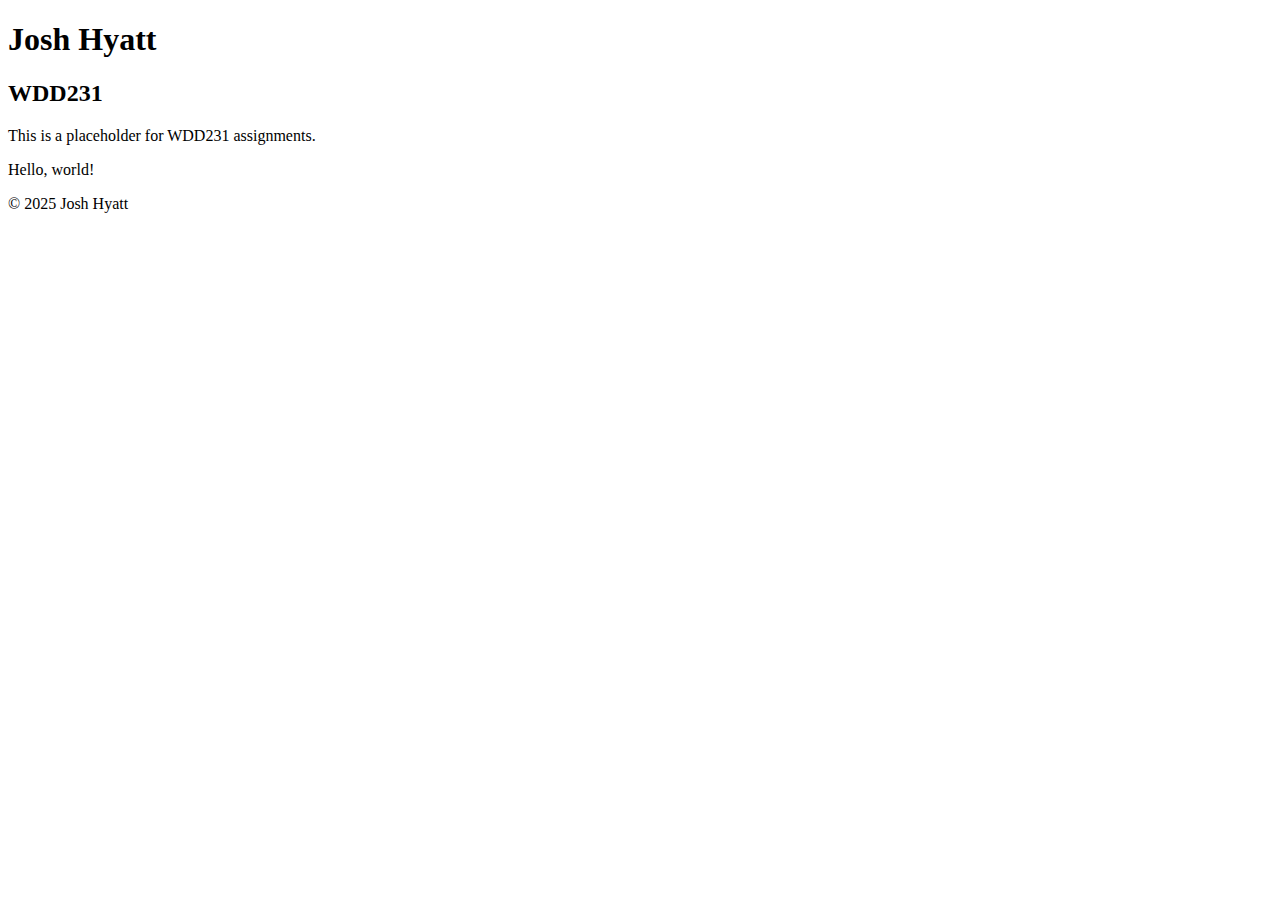
<file: index.html>
<!DOCTYPE html>
<html lang="en-US">

<head>
    <meta charset="UTF-8">
    <meta name="author" content="Josh Hyatt">
    <meta name="description" content="Placeholder for WDD231 assignments">
    <meta name="viewport" content="width=device-width, initial-scale=1.0">
    <title>Josh Hyatt | WDD231</title>
</head>

<body>
    <header>
        <h1>Josh Hyatt</h1>
        <h2>WDD231</h2>
    </header>

    <main>
        <p>This is a placeholder for WDD231 assignments.</p>
        <p>Hello, world!</p>
    </main>

    <footer>
        <p>&copy; 2025 Josh Hyatt</p>
    </footer>
</body>

</html>
</file>
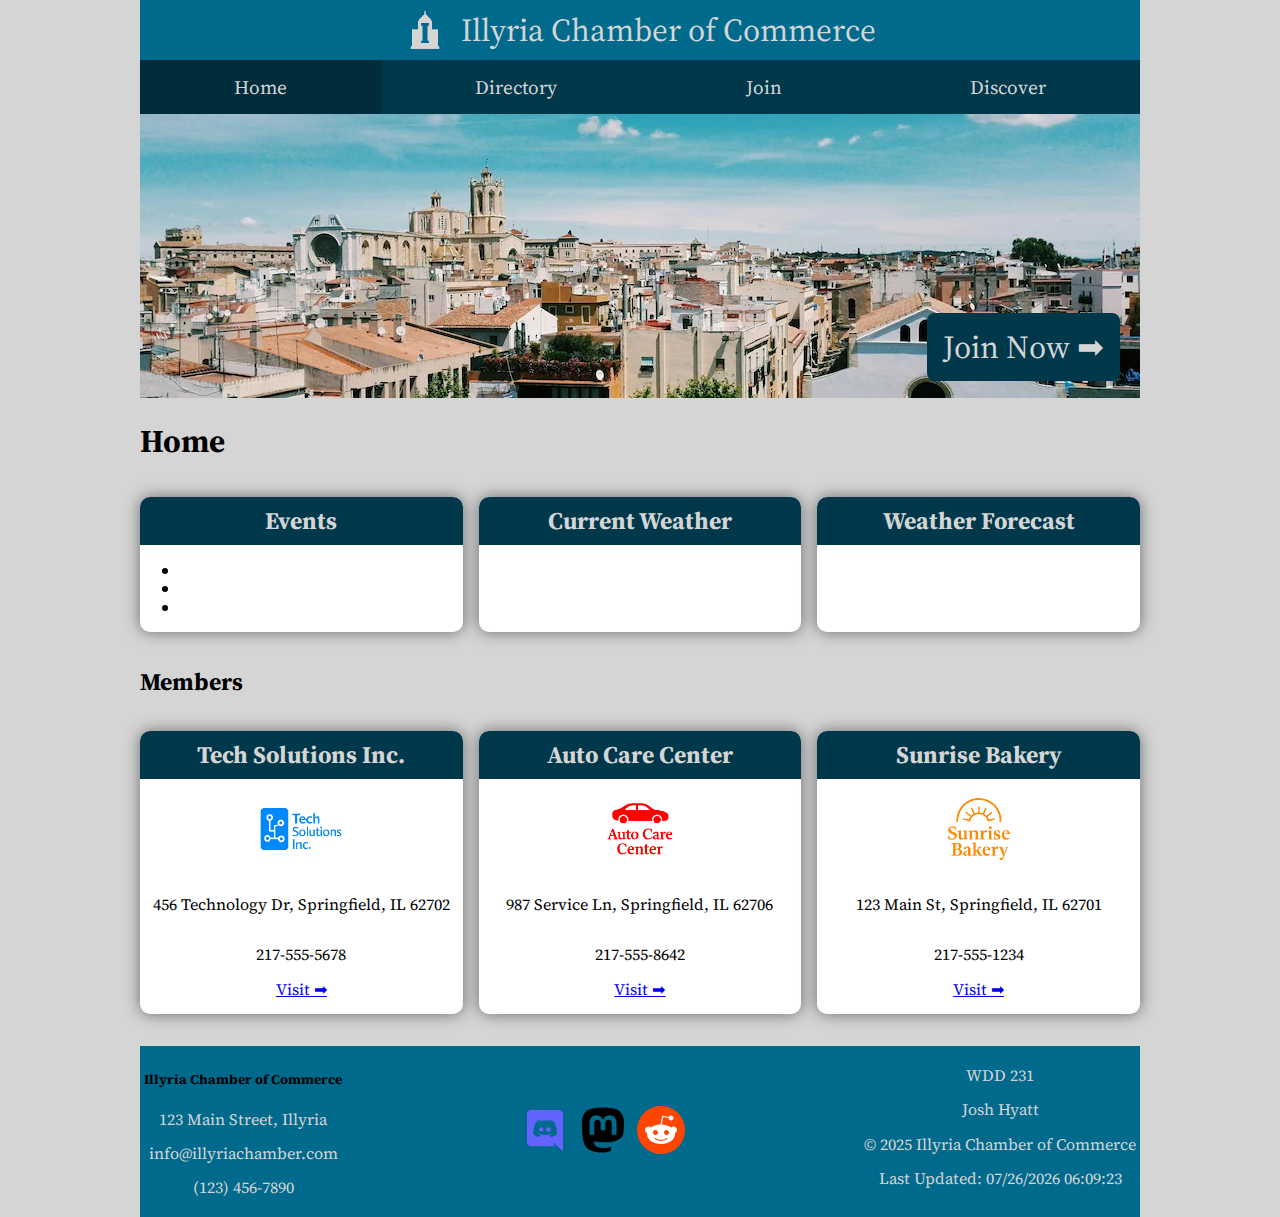
<file: chamber/index.html>
<!DOCTYPE html>
<html lang="en-US">

<head>
    <link rel="preconnect" href="https://fonts.googleapis.com">
    <link rel="preconnect" href="https://fonts.gstatic.com" crossorigin>
    <link rel="stylesheet" href="styles/normalize.css">
    <link rel="stylesheet"
        href="https://fonts.googleapis.com/css2?family=Playfair+Display:ital,wght@0,400..900;1,400..900&family=Source+Serif+4:ital,opsz,wght@0,8..60,200..900;1,8..60,200..900&display=swap">
    <link rel="stylesheet" href="styles/styles.css">
    <link rel="stylesheet" href="styles/larger.css">
    <link rel="icon" href="favicon.ico">

    <meta charset="UTF-8">
    <meta name="author" content="Josh Hyatt">
    <meta name="description" content="Home page for the Illyria Chamber of Commerce">
    <meta name="viewport" content="width=device-width, initial-scale=1.0">
    <meta property="og:title" content="Home | Illyria Chamber of Commerce">
    <meta property="og:description" content="Home page for the Illyria Chamber of Commerce">
    <meta property="og:image" content="images/logo.webp">
    <meta property="og:url" content="https://jnhyatt.github.io/wdd231/index.html">

    <title>Home | Illyria Chamber of Commerce</title>

    <script src="scripts/date.js" defer></script>
    <script type="module" src="scripts/member-spotlight.js"></script>
    <script type="module" src="scripts/members.mjs"></script>
    <script src="scripts/nav.js" defer></script>
    <script src="scripts/weather.js" defer></script>
</head>

<body>
    <header>
        <img src="images/logo.webp" alt="Illyria Chamber of Commerce" width="40" height="40">
        <span>Illyria Chamber of Commerce</span>
        <button id="open-menu" class="menu-button"></button>
    </header>

    <nav class="page-nav">
        <ul>
            <li><a href="index.html" class="active">Home</a></li>
            <li><a href="directory.html">Directory</a></li>
            <li><a href="#">Join</a></li>
            <li><a href="#">Discover</a></li>
        </ul>
    </nav>

    <main>
        <div class="hero-container">
            <img class="hero" src="images/hero.webp"
                alt="A scenic view of Illyria, a region in the western part of the Balkan Peninsula">
            <button class="fab">Join Now ➡</button>
        </div>
        <h1>Home</h1>
        <section class="fat-grid">
            <article>
                <h2>Events</h2>
                <ul>
                    <li></li>
                    <li></li>
                    <li></li>
                </ul>
            </article>
            <article class="current-weather">
                <h2>Current Weather</h2>
                <div>
                    <img class="icon">
                    <p class="temp"></p>
                    <p class="description"></p>
                    <p class="high"></p>
                    <p class="low"></p>
                    <p class="humidity"></p>
                    <p class="sunrise"></p>
                    <p class="sunset"></p>
                </div>
            </article>
            <article class="weather-forecast">
                <h2>Weather Forecast</h2>
                <p class="today"></p>
                <p class="tomorrow"></p>
                <p class="day-after-tomorrow"></p>
            </article>
        </section>
        <h2>Members</h2>
        <section>
            <ul id="member-grid"></ul>
        </section>
    </main>

    <footer>
        <div>
            <h5>Illyria Chamber of Commerce</h5>
            <p>123 Main Street, Illyria</p>
            <p>info@illyriachamber.com</p>
            <p>(123) 456-7890</p>
        </div>
        <nav class="social-links">
            <a href="https://discord.com"><img src="images/discord.svg" alt="Our Discord server"></a>
            <a href="https://mastodon.social"><img src="images/mastodon.svg" alt="Our Mastodon feed"></a>
            <a href="https://www.reddit.com"><img src="images/reddit.svg" alt="Our Subreddit"></a>
        </nav>
        <div>
            <p>WDD 231</p>
            <p>Josh Hyatt</p>
            <p>© 2025 Illyria Chamber of Commerce</p>
            <p>Last Updated: <span id="last-modified"></span></p>
        </div>
    </footer>

    <template id="member-card">
        <div class="member-card">
            <h2 class="name"></h2>
            <img class="logo" src="" alt="Member Logo" width="100" height="100">
            <p class="address"></p>
            <p class="phone"></p>
            <a class="site-link" href="">Visit Website</a>
        </div>
    </template>

</body>

</html>
</file>
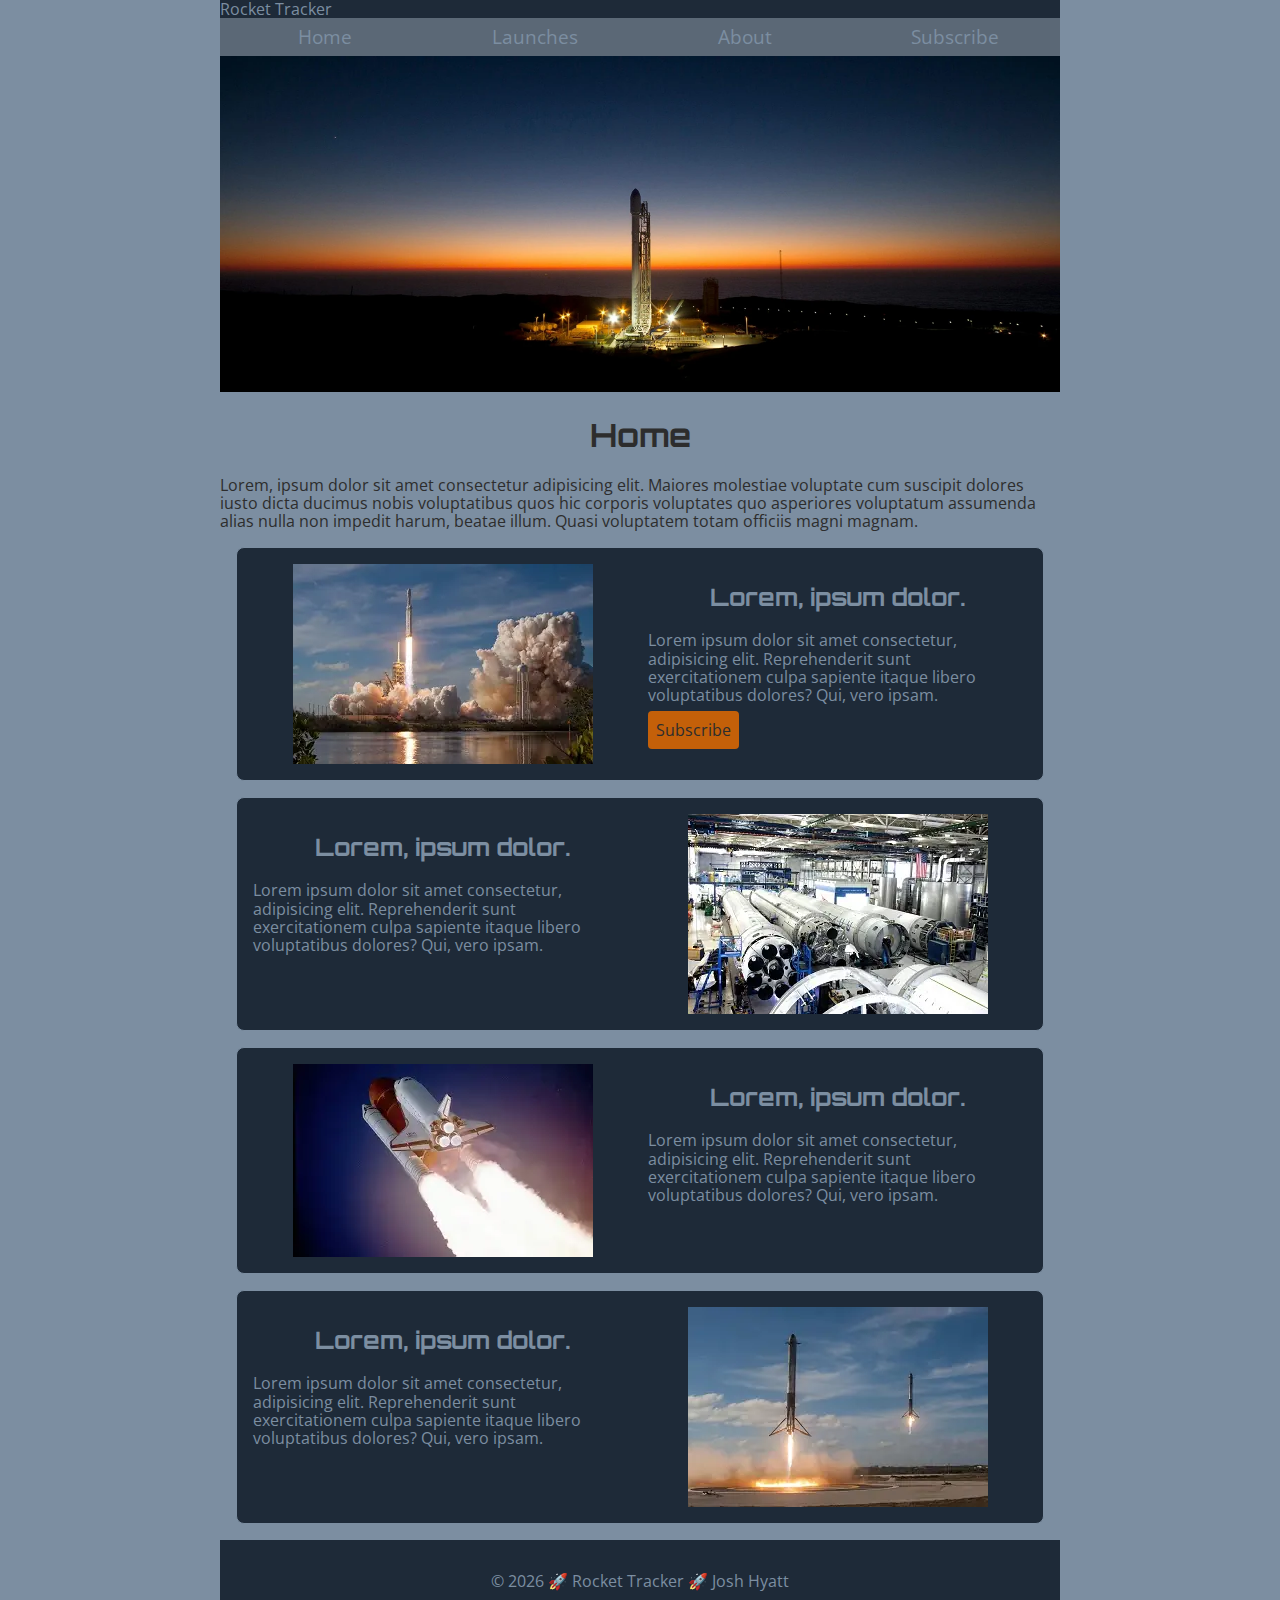
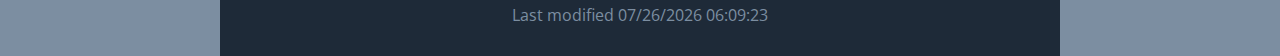
<file: final/index.html>
<!DOCTYPE html>
<html lang="en-US">

<head>
    <link rel="preconnect" href="https://fonts.googleapis.com">
    <link rel="preconnect" href="https://fonts.gstatic.com" crossorigin>
    <link
        href="https://fonts.googleapis.com/css2?family=Open+Sans:ital,wght@0,300..800;1,300..800&family=Orbitron:wght@400..900&display=swap"
        rel="stylesheet">
    <link rel="stylesheet" href="styles/normalize.css">
    <link rel="stylesheet" href="styles/styles.css">
    <link rel="stylesheet" href="styles/larger.css">
    <link rel="icon" href="favicon.ico">

    <meta charset="UTF-8">
    <meta name="author" content="Josh Hyatt">
    <meta name="description" content="Home page for Rocket Tracker">
    <meta name="viewport" content="width=device-width, initial-scale=1.0">
    <meta property="og:title" content="Home | Rocket Tracker">
    <meta property="og:description" content="Home page for Rocket Tracker">
    <meta property="og:image" content="images/fh-launch.webp">
    <meta property="og:url" content="https://jnhyatt.github.io/wdd231/final">
    <title>Home | Rocket Tracker</title>
    <script type="module" src="scripts/copyright.js"></script>
    <script type="module" src="scripts/date.js"></script>
    <script type="module" src="scripts/navigation.js"></script>
</head>

<body>
    <header>
        <button class="menu-button"></button>
        <span>Rocket Tracker</span>
    </header>

    <nav>
        <ul>
            <li><a href="#" class="active">Home</a></li>
            <li><a href="launches.html">Launches</a></li>
            <li><a href="about.html">About</a></li>
            <li><a href="subscribe.html">Subscribe</a></li>
        </ul>
    </nav>

    <main>
        <img class="hero" src="images/hero.webp" alt="Falcon 9 vertical at the launch pad">
        <h1>Home</h1>
        <p>Lorem, ipsum dolor sit amet consectetur adipisicing elit. Maiores molestiae voluptate cum suscipit dolores
            iusto dicta ducimus nobis voluptatibus quos hic corporis voluptates quo asperiores voluptatum assumenda
            alias nulla non impedit harum, beatae illum. Quasi voluptatem totam officiis magni magnam.</p>
        <article class="card-odd">
            <div>
                <h2>Lorem, ipsum dolor.</h2>
                <p>Lorem ipsum dolor sit amet consectetur, adipisicing elit. Reprehenderit sunt exercitationem culpa
                    sapiente itaque libero voluptatibus dolores? Qui, vero ipsam.</p>
                <a href="subscribe.html" class="button">Subscribe</a>
            </div>
            <img src="images/fh-launch.webp" alt="Rocket" loading="lazy">
        </article>
        <article class="card-even">
            <div>
                <h2>Lorem, ipsum dolor.</h2>
                <p>Lorem ipsum dolor sit amet consectetur, adipisicing elit. Reprehenderit sunt exercitationem culpa
                    sapiente itaque libero voluptatibus dolores? Qui, vero ipsam.</p>
            </div>
            <img src="images/factory.webp" alt="Rocket" loading="lazy">
        </article>
        <article class="card-odd">
            <div>
                <h2>Lorem, ipsum dolor.</h2>
                <p>Lorem ipsum dolor sit amet consectetur, adipisicing elit. Reprehenderit sunt exercitationem culpa
                    sapiente itaque libero voluptatibus dolores? Qui, vero ipsam.</p>
            </div>
            <img src="images/shuttle.webp" alt="Rocket" loading="lazy">
        </article>
        <article class="card-even">
            <div>
                <h2>Lorem, ipsum dolor.</h2>
                <p>Lorem ipsum dolor sit amet consectetur, adipisicing elit. Reprehenderit sunt exercitationem culpa
                    sapiente itaque libero voluptatibus dolores? Qui, vero ipsam.</p>
            </div>
            <img src="images/landing.webp" alt="Rocket" loading="lazy">
        </article>
    </main>

    <footer>
        <p>© <span id="current-year"></span> 🚀 Rocket Tracker 🚀 Josh Hyatt</p>
        <p>Last modified <span id="last-modified"></span></p>
    </footer>
</body>

</html>
</file>
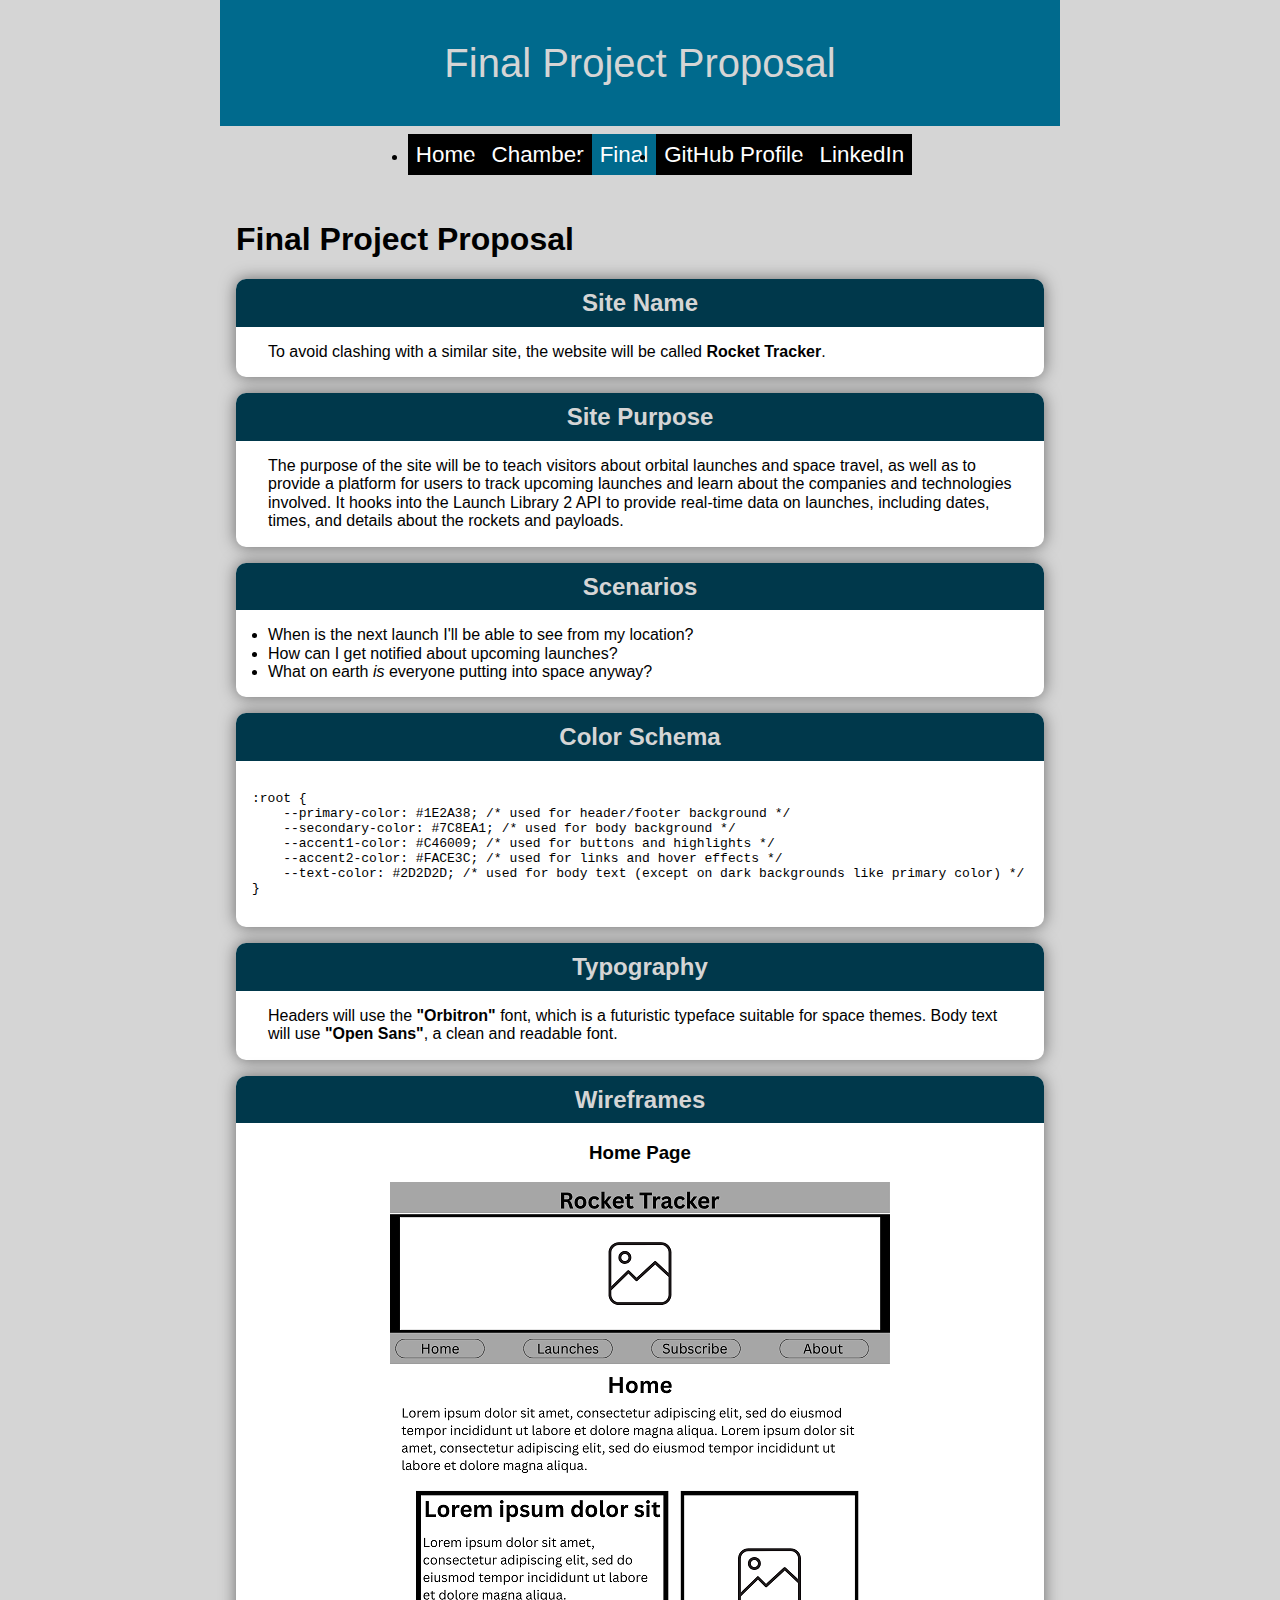
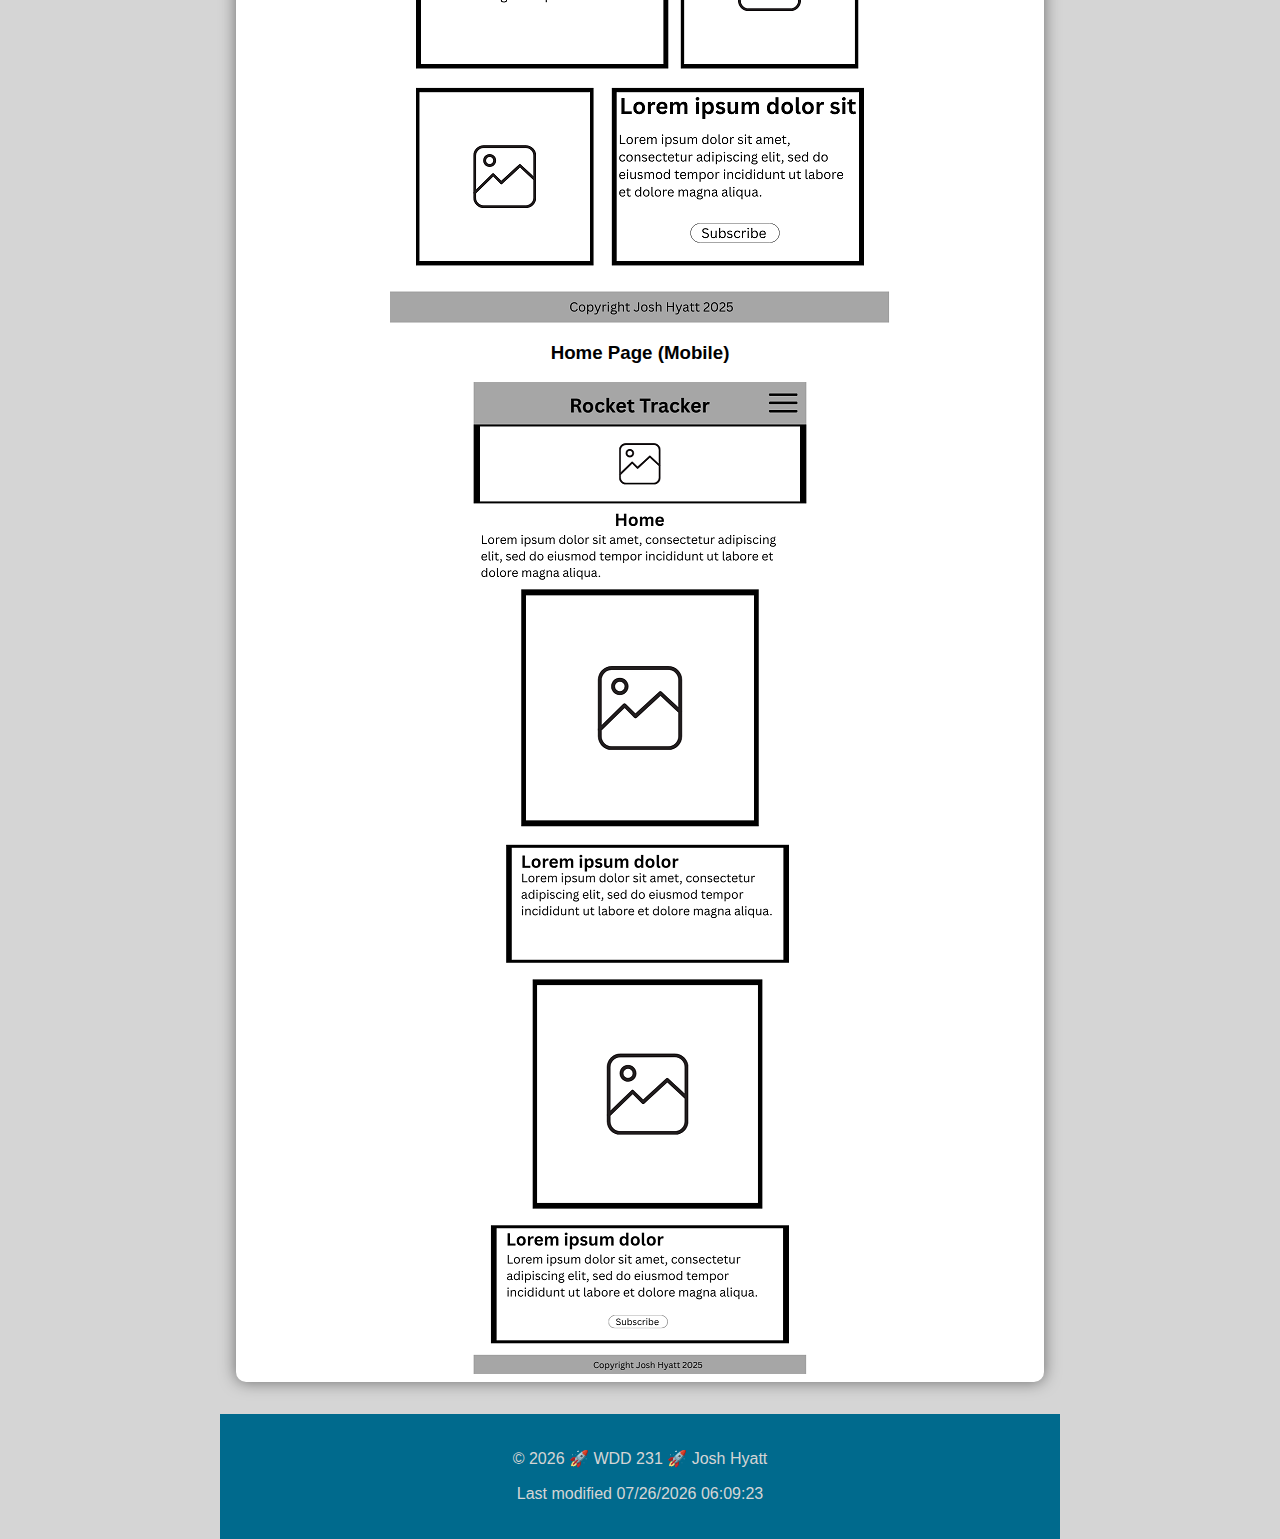
<file: final-project.html>
<!DOCTYPE html>
<html lang="en-US">

<head>
    <link rel="preconnect" href="https://fonts.googleapis.com">
    <link rel="preconnect" href="https://fonts.gstatic.com" crossorigin>
    <link rel="stylesheet" href="https://fonts.googleapis.com/css2?family=Lilita+One&display=swap">
    <link rel="stylesheet" href="styles/normalize.css">
    <link rel="stylesheet" href="styles/styles.css">
    <link rel="stylesheet" href="styles/larger.css">
    <link rel="stylesheet" href="styles/final.css">
    <link rel="icon" href="final/favicon.ico?cache=false">
    <meta charset="UTF-8">
    <meta name="author" content="Josh Hyatt">
    <meta name="description" content="Josh Hyatt's WDD 231 Final Project Proposal">
    <meta name="viewport" content="width=device-width, initial-scale=1.0">
    <meta property="og:title" content="Final Project Proposal | Josh Hyatt | WDD 231">
    <meta property="og:description" content="Josh Hyatt's WDD 231 Final Project Proposal">
    <meta property="og:image" content="images/profile.webp">
    <meta property="og:url" content="https://jnhyatt.github.io/wdd231/">
    <title>Final Project Proposal | Josh Hyatt | WDD 231</title>
    <script src="scripts/copyright.js" defer></script>
    <script src="scripts/date.js" defer></script>
    <script src="scripts/navigation.js" defer></script>
</head>

<body>
    <header>
        <button id="menu-button"></button>
        <span>Final Project Proposal</span>
    </header>

    <nav>
        <ul id="menu-links">
            <li><a href="index.html">Home</a></li>
            <li><a href="chamber/index.html">Chamber</a></li>
            <li><a href="#" class="active">Final</a></li>
            <li><a href="https://github.com/jnhyatt">GitHub Profile</a></li>
            <li><a href="https://www.linkedin.com/in/joshua-hyatt-6aa3491ab/">LinkedIn</a></li>
        </ul>
    </nav>

    <main>
        <h1>Final Project Proposal</h1>
        <section>
            <h2>Site Name</h2>
            <p>To avoid clashing with a similar site, the website will be called <strong>Rocket Tracker</strong>.</p>
        </section>

        <section>
            <h2>Site Purpose</h2>
            <p>
                The purpose of the site will be to teach visitors about orbital launches and space travel, as well as to
                provide a platform for users to track upcoming launches and learn about the companies and technologies
                involved.
                It hooks into the Launch Library 2 API to provide real-time data on launches, including dates, times,
                and details about the rockets and payloads.
            </p>
        </section>

        <section>
            <h2>Scenarios</h2>
            <ul>
                <li>When is the next launch I'll be able to see from my location?</li>
                <li>How can I get notified about upcoming launches?</li>
                <li>What on earth <em>is</em> everyone putting into space anyway?</li>
            </ul>
        </section>

        <section>
            <h2>Color Schema</h2>
            <code>
:root {
    --primary-color: #1E2A38; /* used for header/footer background */
    --secondary-color: #7C8EA1; /* used for body background */
    --accent1-color: #C46009; /* used for buttons and highlights */
    --accent2-color: #FACE3C; /* used for links and hover effects */
    --text-color: #2D2D2D; /* used for body text (except on dark backgrounds like primary color) */
}
            </code>
        </section>

        <section>
            <h2>Typography</h2>
            <p>
                Headers will use the <strong>"Orbitron"</strong> font, which is a futuristic typeface suitable for space
                themes.
                Body text will use <strong>"Open Sans"</strong>, a clean and readable font.
            </p>
        </section>

        <section>
            <h2>Wireframes</h2>
            <h3>Home Page</h3>
            <img src="images/home-desktop.png" alt="Home Page (Desktop)" />
            <h3>Home Page (Mobile)</h3>
            <img src="images/home-mobile.png" alt="Home Page (Mobile)" />
        </section>
    </main>

    <footer>
        <p>© <span id="current-year"></span> 🚀 WDD 231 🚀 Josh Hyatt</p>
        <p>Last modified <span id="last-modified"></span></p>
    </footer>
</body>

</html>
</file>
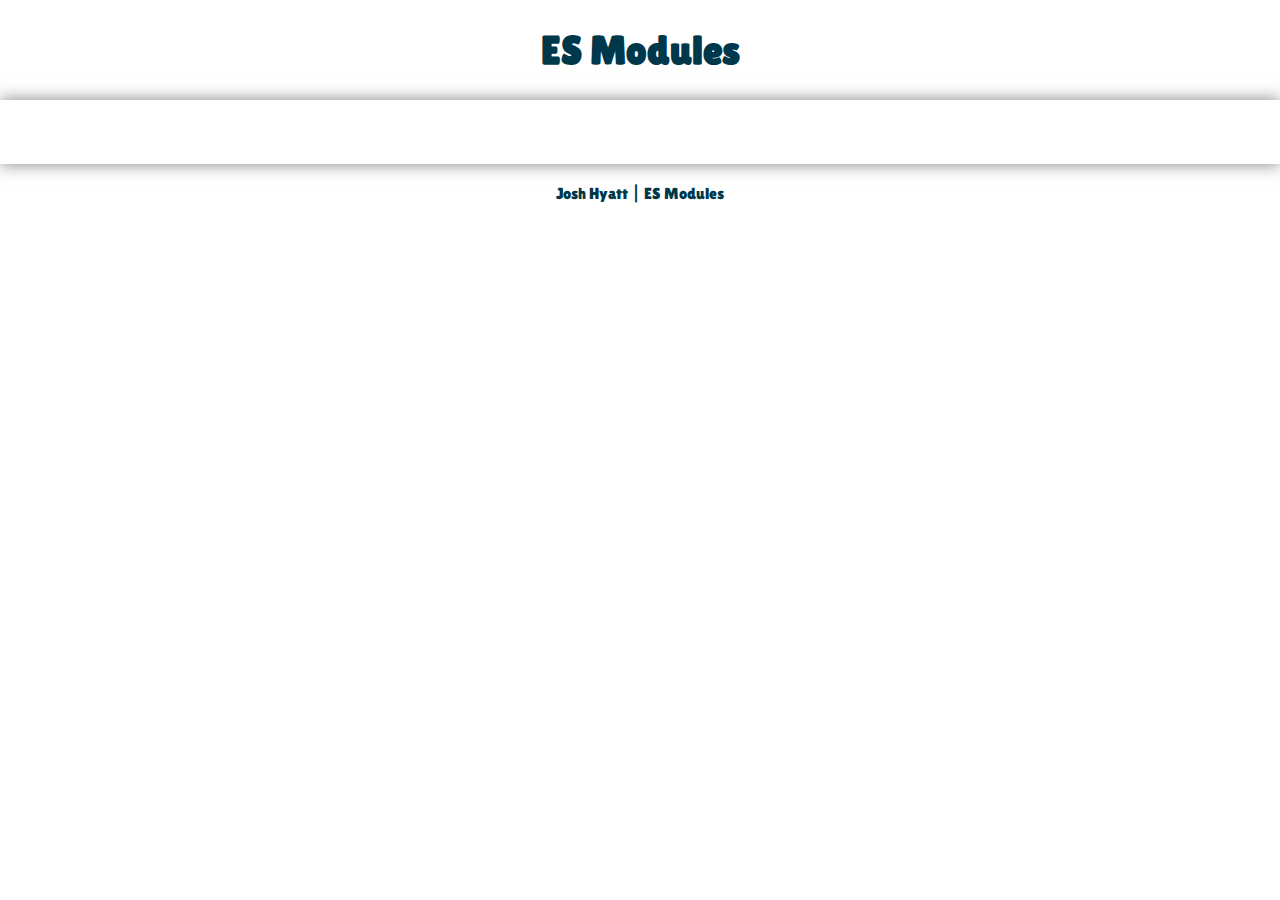
<file: modules.html>
<!DOCTYPE html>
<html lang="en-US">

<head>
    <link rel="stylesheet" href="styles/prophets.css">
    <link rel="preconnect" href="https://fonts.googleapis.com">
    <link rel="preconnect" href="https://fonts.gstatic.com" crossorigin>
    <link href="https://fonts.googleapis.com/css2?family=Lilita+One&display=swap" rel="stylesheet">
    <meta charset="UTF-8">
    <meta name="author" content="Josh Hyatt">
    <meta name="description" content="Showcase of ES Modules">
    <meta name="viewport" content="width=device-width, initial-scale=1.0">
    <title>Modules | Josh Hyatt | WDD 231</title>
    <script type="module" src="scripts/modules.mjs"></script>
</head>

<body>
    <header>
        <h1>ES Modules</h1>
    </header>

    <main>
        <div id="cards"></div>
    </main>

    <footer>Josh Hyatt | ES Modules</footer>
</body>

</html>
</file>
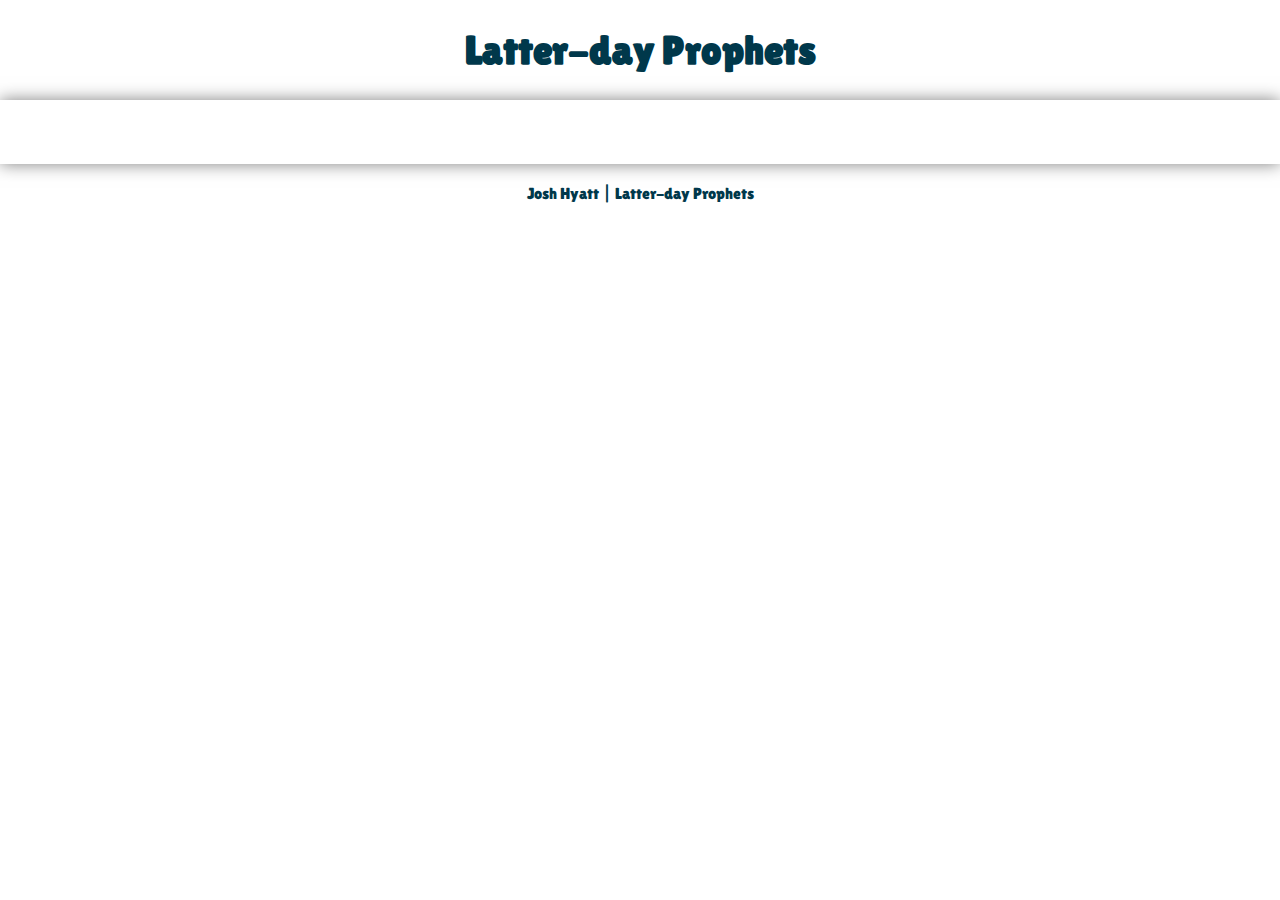
<file: prophets.html>
<!DOCTYPE html>
<html lang="en-US">

<head>
    <link rel="stylesheet" href="styles/prophets.css">
    <link rel="preconnect" href="https://fonts.googleapis.com">
    <link rel="preconnect" href="https://fonts.gstatic.com" crossorigin>
    <link href="https://fonts.googleapis.com/css2?family=Lilita+One&display=swap" rel="stylesheet">
    <link href="https://fonts.googleapis.com/css2?family=Poiret+One&family=Roboto:ital,wght@0,500&display=swap"
        rel="stylesheet">
    <meta charset="UTF-8">
    <meta name="author" content="Josh Hyatt">
    <meta name="description" content="Latter-day Prophets">
    <meta name="viewport" content="width=device-width, initial-scale=1.0">
    <title>Prophets | Josh Hyatt | WDD 231</title>
    <script src="scripts/prophets.js" defer></script>
</head>

<body>
    <header>
        <h1>Latter-day Prophets</h1>
    </header>

    <main>
        <div id="cards"></div>
    </main>

    <footer>Josh Hyatt | Latter-day Prophets</footer>
</body>

</html>
</file>
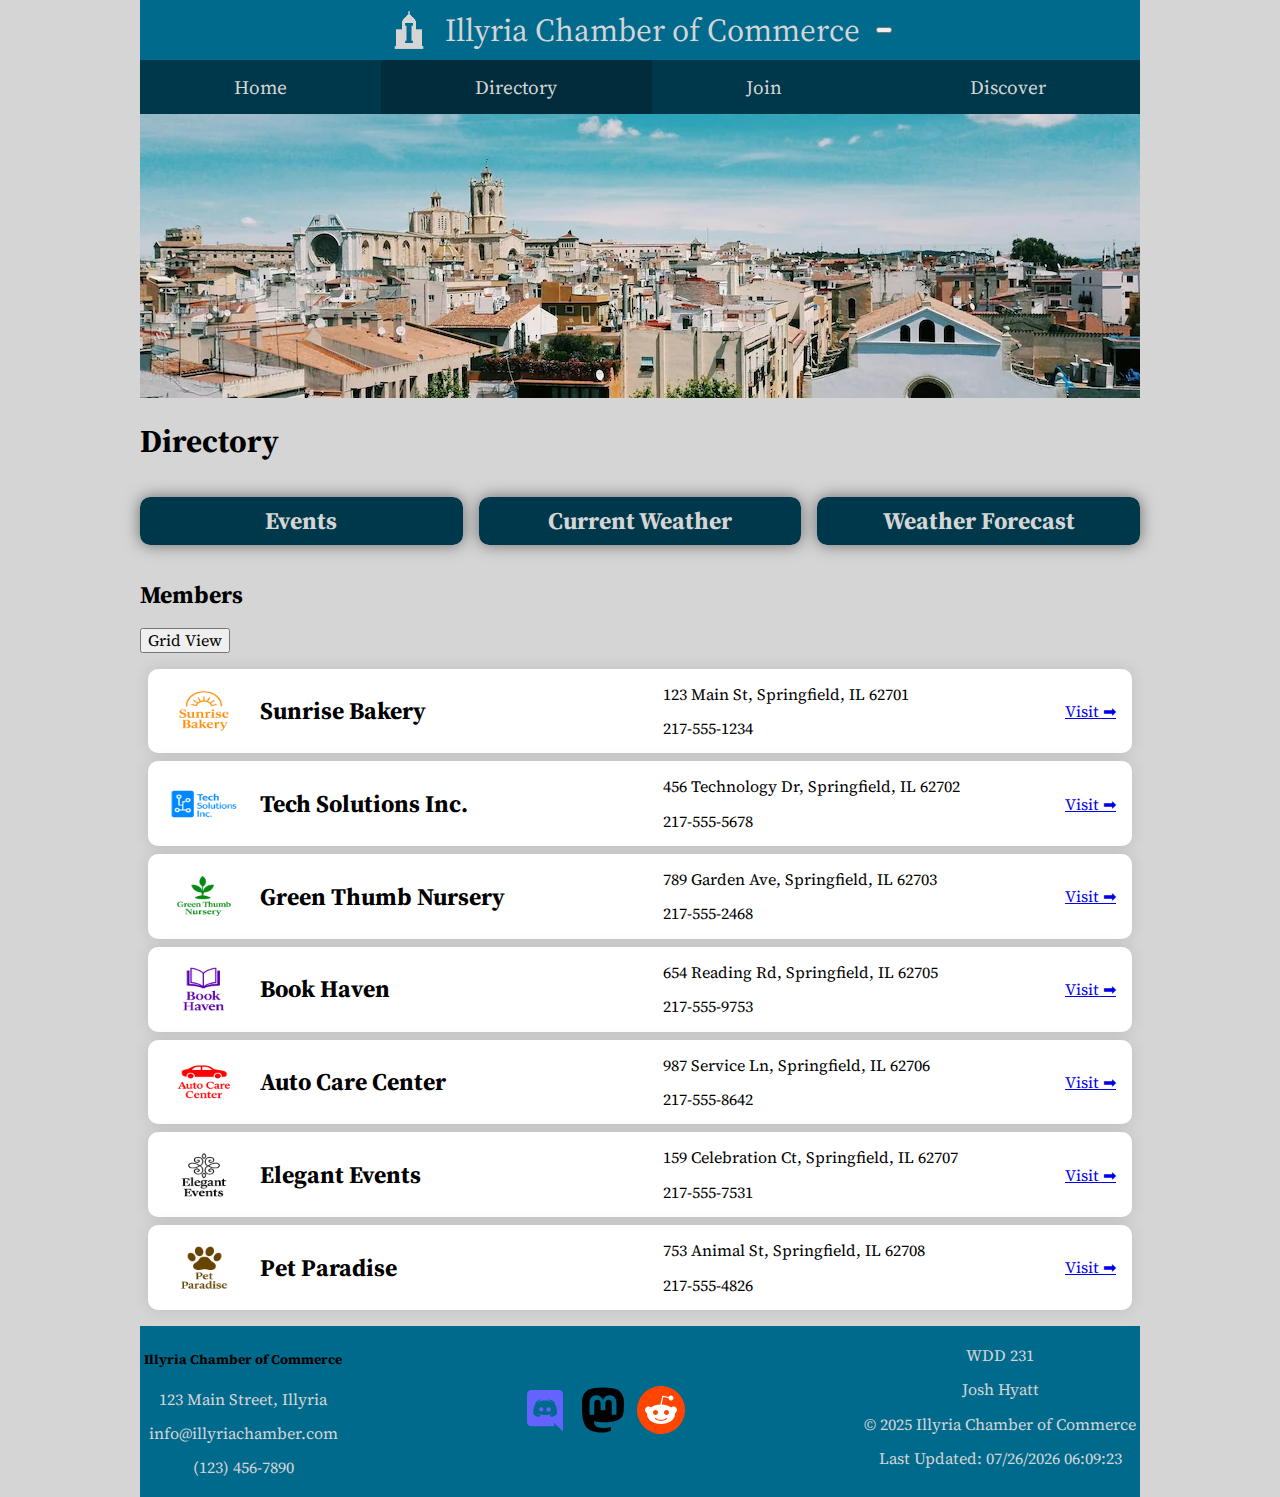
<file: chamber/directory.html>
<!DOCTYPE html>
<html lang="en-US">

<head>
    <link rel="preconnect" href="https://fonts.googleapis.com">
    <link rel="preconnect" href="https://fonts.gstatic.com" crossorigin>
    <link rel="stylesheet" href="styles/normalize.css">
    <link rel="stylesheet"
        href="https://fonts.googleapis.com/css2?family=Playfair+Display:ital,wght@0,400..900;1,400..900&family=Source+Serif+4:ital,opsz,wght@0,8..60,200..900;1,8..60,200..900&display=swap">
    <link rel="stylesheet" href="styles/styles.css">
    <link rel="stylesheet" href="styles/larger.css">
    <link rel="icon" href="favicon.ico">
    <meta charset="UTF-8">
    <meta name="author" content="Josh Hyatt">
    <meta name="description" content="Directory page for the Illyria Chamber of Commerce">
    <meta name="viewport" content="width=device-width, initial-scale=1.0">
    <meta property="og:title" content="Directory | Illyria Chamber of Commerce">
    <meta property="og:description" content="Directory page for the Illyria Chamber of Commerce">
    <meta property="og:image" content="images/logo.webp">
    <meta property="og:url" content="https://jnhyatt.github.io/wdd231/chamber">
    <title>Directory | Illyria Chamber of Commerce</title>
    <script src="scripts/date.js" defer></script>
    <script src="scripts/nav.js" defer></script>
    <script src="scripts/members.js" defer></script>
</head>

<body>
    <header>
        <img src="images/logo.webp" alt="Illyria Chamber of Commerce" width="40" height="40">
        <span>Illyria Chamber of Commerce</span>
        <button id="menu-button"></button>
    </header>

    <nav class="page-nav">
        <ul id="menu-links">
            <li><a href="#">Home</a></li>
            <li><a href="directory.html" class="active">Directory</a></li>
            <li><a href="#">Join</a></li>
            <li><a href="#">Discover</a></li>
        </ul>
    </nav>

    <main>
        <img class="hero" src="images/hero.webp"
            alt="A scenic view of Illyria, a region in the western part of the Balkan Peninsula">
        <h1>Directory</h1>
        <div class="fat-grid">
            <article>
                <h2>Events</h2>
            </article>
            <article>
                <h2>Current Weather</h2>
            </article>
            <article>
                <h2>Weather Forecast</h2>
            </article>
        </div>
        <section>
            <h2 class="section-heading">Members</h2>
            <button id="toggle-member-view"></button>
            <ul id="member-list"></ul>
            <ul id="member-grid"></ul>
        </section>
    </main>

    <footer>
        <div>
            <h5>Illyria Chamber of Commerce</h5>
            <p>123 Main Street, Illyria</p>
            <p>info@illyriachamber.com</p>
            <p>(123) 456-7890</p>
        </div>
        <nav class="social-links">
            <a href="https://discord.com"><img src="images/discord.svg" alt="Our Discord server"></a>
            <a href="https://mastodon.social"><img src="images/mastodon.svg" alt="Our Mastodon feed"></a>
            <a href="https://www.reddit.com"><img src="images/reddit.svg" alt="Our Subreddit"></a>
        </nav>
        <div>
            <p>WDD 231</p>
            <p>Josh Hyatt</p>
            <p>© 2025 Illyria Chamber of Commerce</p>
            <p>Last Updated: <span id="last-modified"></span></p>
        </div>
    </footer>

    <template id="member-card">
        <div class="member-card">
            <h2 class="name"></h2>
            <img class="logo" src="" alt="Member Logo" width="100" height="100">
            <p class="address"></p>
            <p class="phone"></p>
            <a class="site-link" href="">Visit Website</a>
        </div>
    </template>

    <template id="member-list-item">
        <div class="member-list-item">
            <img class="logo" src="" alt="Member Logo" width="64" height="64">
            <h2 class="name"></h2>
            <div>
                <p class="address"></p>
                <p class="phone"></p>
            </div>
            <a class="site-link" href="">Visit Website</a>
        </div>
    </template>

</body>

</html>
</file>
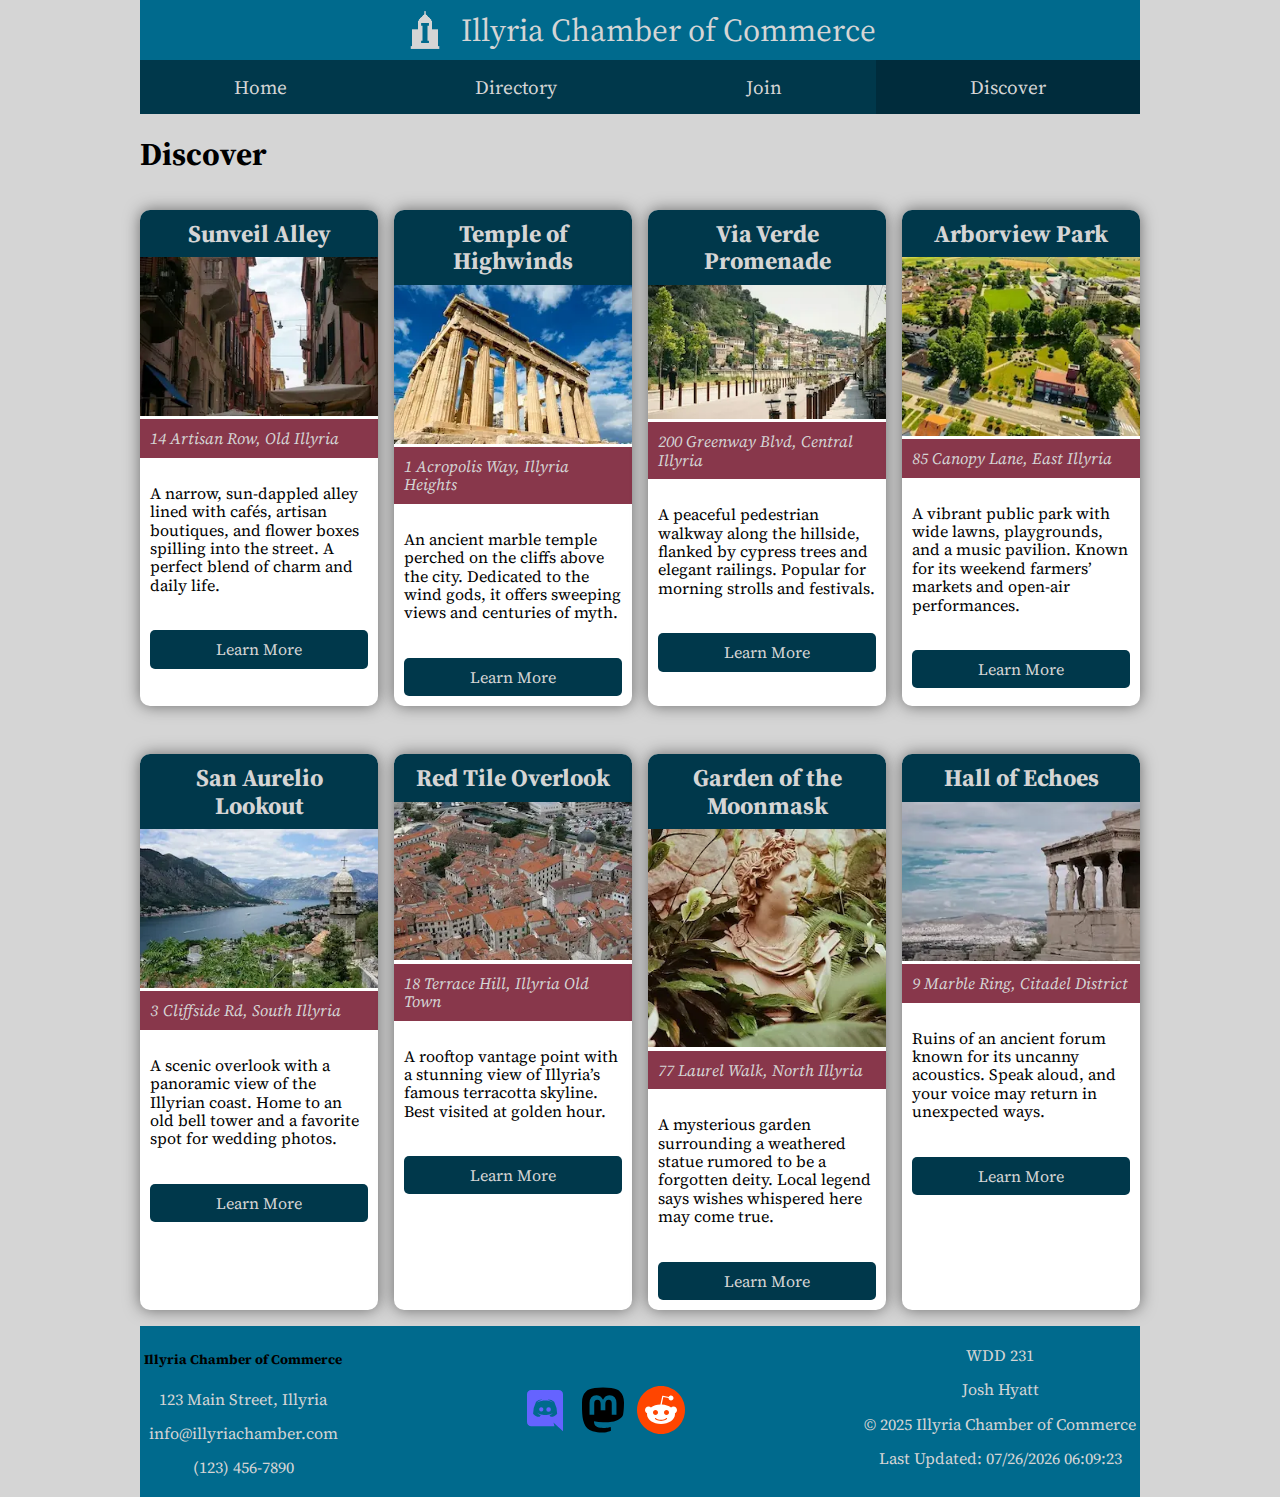
<file: chamber/discover.html>
<!DOCTYPE html>
<html lang="en-US">

<head>
    <link rel="preconnect" href="https://fonts.googleapis.com">
    <link rel="preconnect" href="https://fonts.gstatic.com" crossorigin>
    <link rel="stylesheet" href="styles/normalize.css">
    <link rel="stylesheet"
        href="https://fonts.googleapis.com/css2?family=Playfair+Display:ital,wght@0,400..900;1,400..900&family=Source+Serif+4:ital,opsz,wght@0,8..60,200..900;1,8..60,200..900&display=swap">
    <link rel="stylesheet" href="styles/styles.css">
    <link rel="stylesheet" href="styles/larger.css">
    <link rel="icon" href="favicon.ico?cache=false">

    <meta charset="UTF-8">
    <meta name="author" content="Josh Hyatt">
    <meta name="description" content="Discover page for the Illyria Chamber of Commerce">
    <meta name="viewport" content="width=device-width, initial-scale=1.0">
    <meta property="og:title" content="Discover | Illyria Chamber of Commerce">
    <meta property="og:description" content="Discover page for the Illyria Chamber of Commerce">
    <meta property="og:image" content="images/logo.webp">
    <meta property="og:url" content="https://jnhyatt.github.io/wdd231/index.html">

    <title>Discover | Illyria Chamber of Commerce</title>

    <script src="scripts/date.js" defer></script>
    <script src="scripts/nav.js" defer></script>
    <script src="scripts/discover.js" defer></script>
</head>

<body>
    <header>
        <img src="images/logo.webp" alt="Illyria Chamber of Commerce" width="40" height="40">
        <span>Illyria Chamber of Commerce</span>
        <button id="open-menu" class="menu-button"></button>
    </header>

    <nav class="page-nav">
        <ul>
            <li><a href="index.html">Home</a></li>
            <li><a href="directory.html">Directory</a></li>
            <li><a href="join.html">Join</a></li>
            <li><a href="discover.html" class="active">Discover</a></li>
        </ul>
    </nav>

    <main>
        <h1>Discover</h1>
        <section class="poi-list">
        </section>
    </main>

    <footer>
        <div>
            <h5>Illyria Chamber of Commerce</h5>
            <p>123 Main Street, Illyria</p>
            <p>info@illyriachamber.com</p>
            <p>(123) 456-7890</p>
        </div>
        <nav class="social-links">
            <a href="https://discord.com"><img src="images/discord.svg" alt="Our Discord server"></a>
            <a href="https://mastodon.social"><img src="images/mastodon.svg" alt="Our Mastodon feed"></a>
            <a href="https://www.reddit.com"><img src="images/reddit.svg" alt="Our Subreddit"></a>
        </nav>
        <div>
            <p>WDD 231</p>
            <p>Josh Hyatt</p>
            <p>© 2025 Illyria Chamber of Commerce</p>
            <p>Last Updated: <span id="last-modified"></span></p>
        </div>
    </footer>

    <template id="poi-card-template">
        <article>
            <h2></h2>
            <figure>
                <img>
            </figure>
            <address></address>
            <p></p>
            <button>Learn More</button>
        </article>
    </template>

</body>

</html>
</file>
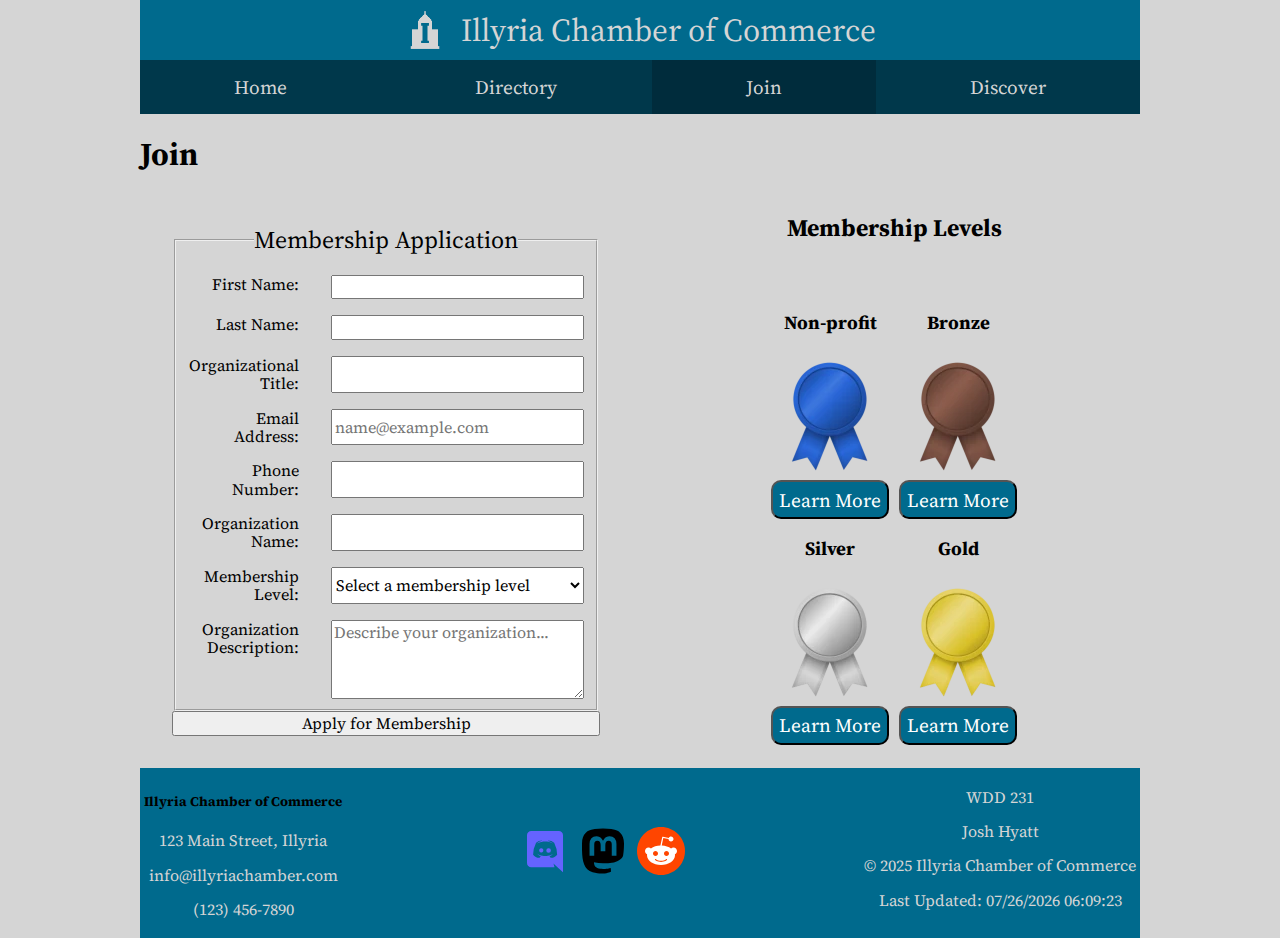
<file: chamber/join.html>
<!DOCTYPE html>
<html lang="en-US">

<head>
    <link rel="preconnect" href="https://fonts.googleapis.com">
    <link rel="preconnect" href="https://fonts.gstatic.com" crossorigin>
    <link rel="stylesheet" href="styles/normalize.css">
    <link rel="stylesheet"
        href="https://fonts.googleapis.com/css2?family=Playfair+Display:ital,wght@0,400..900;1,400..900&family=Source+Serif+4:ital,opsz,wght@0,8..60,200..900;1,8..60,200..900&display=swap">
    <link rel="stylesheet" href="styles/styles.css">
    <link rel="stylesheet" href="styles/larger.css">
    <link rel="stylesheet" href="styles/join-form.css">
    <link rel="icon" href="favicon.ico?cache=false">
    <meta charset="UTF-8">
    <meta name="author" content="Josh Hyatt">
    <meta name="description" content="Membership application page for the Illyria Chamber of Commerce">
    <meta name="viewport" content="width=device-width, initial-scale=1.0">
    <meta property="og:title" content="Join | Illyria Chamber of Commerce">
    <meta property="og:description" content="Membership application page for the Illyria Chamber of Commerce">
    <meta property="og:image" content="images/logo.webp">
    <meta property="og:url" content="https://jnhyatt.github.io/wdd231/chamber.html">
    <title>Join | Illyria Chamber of Commerce</title>
    <script src="scripts/date.js" defer></script>
    <script src="scripts/join-form.js" defer></script>
    <script src="scripts/nav.js" defer></script>
</head>

<body>
    <header>
        <img src="images/logo.webp" alt="Illyria Chamber of Commerce" width="40" height="40">
        <span>Illyria Chamber of Commerce</span>
        <button id="open-menu" class="menu-button"></button>
    </header>

    <nav class="page-nav">
        <ul>
            <li><a href="index.html">Home</a></li>
            <li><a href="directory.html">Directory</a></li>
            <li><a href="join.html" class="active">Join</a></li>
            <li><a href="discover.html">Discover</a></li>
        </ul>
    </nav>

    <main>
        <h1>Join</h1>

        <div class="form-columns">
            <section>
                <form id="membership-form" action="thankyou.html" method="get" autocomplete="on">
                    <fieldset class="form-grid">
                        <legend>Membership Application</legend>
                        <label for="first-name">First Name:</label>
                        <input type="text" id="first-name" name="first-name" title="Applicant's first name"
                            autocomplete="given-name" required>

                        <label for="last-name">Last Name:</label>
                        <input type="text" id="last-name" name="last-name" title="Applicant's last name"
                            autocomplete="family-name" required>

                        <label for="title">Organizational Title:</label>
                        <input type="text" id="title" name="title" title="Applicant's title within the organization"
                            autocomplete="organization-title" pattern="[A-Za-z\\s\\-]{7,}" required>

                        <label for="email">Email Address:</label>
                        <input type="email" id="email" name="email" title="Applicant's email address"
                            autocomplete="email" placeholder="name@example.com" required>

                        <label for="phone">Phone Number:</label>
                        <input type="tel" id="phone" name="phone" title="Applicant's phone number" autocomplete="tel"
                            required>

                        <label for="organization">Organization Name:</label>
                        <input type="text" id="organization" name="organization" title="Organization name"
                            autocomplete="organization" required>

                        <label for="membership-level">Membership Level:</label>
                        <select id="membership-level" name="membership-level" title="Select a membership level"
                            required>
                            <option value="" disabled selected>Select a membership level</option>
                            <option value="non-profit">Non-profit</option>
                            <option value="bronze">Bronze</option>
                            <option value="silver">Silver</option>
                            <option value="gold">Gold</option>
                        </select>

                        <label for="description">Organization Description:</label>
                        <textarea id="description" name="description" title="Briefly describe your organization"
                            rows="4" placeholder="Describe your organization..."></textarea>

                        <input type="hidden" id="timestamp" name="timestamp" value="">
                    </fieldset>

                    <button type="submit">Apply for Membership</button>
                </form>
            </section>

            <section>
                <h2>Membership Levels</h2>
                <ul class="membership-levels">
                    <li>
                        <h3>Non-profit</h3>
                        <img src="images/non-profit.webp" alt="Non-profit Membership" width="50" height="50">
                        <button id="non-profit-learn-more" class="modal-link" data-target="membership-non-profit">Learn
                            More</button>
                    </li>
                    <li>
                        <h3>Bronze</h3>
                        <img src="images/bronze.webp" alt="Bronze Membership" width="50" height="50">
                        <button id="bronze-learn-more" class="modal-link" data-target="membership-bronze">Learn
                            More</button>
                    </li>
                    <li>
                        <h3>Silver</h3>
                        <img src="images/silver.webp" alt="Silver Membership" width="50" height="50">
                        <button id="silver-learn-more" class="modal-link" data-target="membership-silver">Learn
                            More</button>
                    </li>
                    <li>
                        <h3>Gold</h3>
                        <img src="images/gold.webp" alt="Gold Membership" width="50" height="50">
                        <button id="gold-learn-more" class="modal-link" data-target="membership-gold">Learn
                            More</button>
                    </li>
                </ul>
            </section>
        </div>
    </main>

    <dialog id="membership-non-profit">
        <div>
            <img src="images/non-profit.webp" alt="Non-profit Membership" width="50" height="50">
            <h3>Non-profit Membership</h3>
            <button class="close">✖</button>
        </div>
        <p>Lorem ipsum dolor sit amet consectetur adipisicing elit. Eveniet distinctio, nam nemo cum sit mollitia.
            Accusantium ex esse alias fugit aliquam quibusdam, voluptatum deleniti nihil consectetur quos officiis neque
            eum modi ipsa quo unde temporibus dolores impedit, autem aliquid vitae.</p>
    </dialog>

    <dialog id="membership-bronze">
        <div>
            <img src="images/bronze.webp" alt="Bronze Membership" width="50" height="50">
            <h3>Bronze Membership</h3>
            <button class="close">✖</button>
        </div>
        <p>Lorem ipsum dolor sit amet consectetur adipisicing elit. Eveniet distinctio, nam nemo cum sit mollitia.
            Accusantium ex esse alias fugit aliquam quibusdam, voluptatum deleniti nihil consectetur quos officiis neque
            eum modi ipsa quo unde temporibus dolores impedit, autem aliquid vitae.</p>
    </dialog>

    <dialog id="membership-silver">
        <div>
            <img src="images/silver.webp" alt="Silver Membership" width="50" height="50">
            <h3>Silver Membership</h3>
            <button class="close">✖</button>
        </div>
        <p>Lorem ipsum dolor sit amet consectetur adipisicing elit. Eveniet distinctio, nam nemo cum sit mollitia.
            Accusantium ex esse alias fugit aliquam quibusdam, voluptatum deleniti nihil consectetur quos officiis neque
            eum modi ipsa quo unde temporibus dolores impedit, autem aliquid vitae.</p>
    </dialog>

    <dialog id="membership-gold">
        <div>
            <img src="images/gold.webp" alt="Gold Membership" width="50" height="50">
            <h3>Gold Membership</h3>
            <button class="close">✖</button>
        </div>
        <p>Lorem ipsum dolor sit amet consectetur adipisicing elit. Eveniet distinctio, nam nemo cum sit mollitia.
            Accusantium ex esse alias fugit aliquam quibusdam, voluptatum deleniti nihil consectetur quos officiis neque
            eum modi ipsa quo unde temporibus dolores impedit, autem aliquid vitae.</p>
    </dialog>

    <footer>
        <div>
            <h5>Illyria Chamber of Commerce</h5>
            <p>123 Main Street, Illyria</p>
            <p>info@illyriachamber.com</p>
            <p>(123) 456-7890</p>
        </div>
        <nav class="social-links">
            <a href="https://discord.com"><img src="images/discord.svg" alt="Our Discord server"></a>
            <a href="https://mastodon.social"><img src="images/mastodon.svg" alt="Our Mastodon feed"></a>
            <a href="https://www.reddit.com"><img src="images/reddit.svg" alt="Our Subreddit"></a>
        </nav>
        <div>
            <p>WDD 231</p>
            <p>Josh Hyatt</p>
            <p>© 2025 Illyria Chamber of Commerce</p>
            <p>Last Updated: <span id="last-modified"></span></p>
        </div>
    </footer>

</body>

</html>
</file>
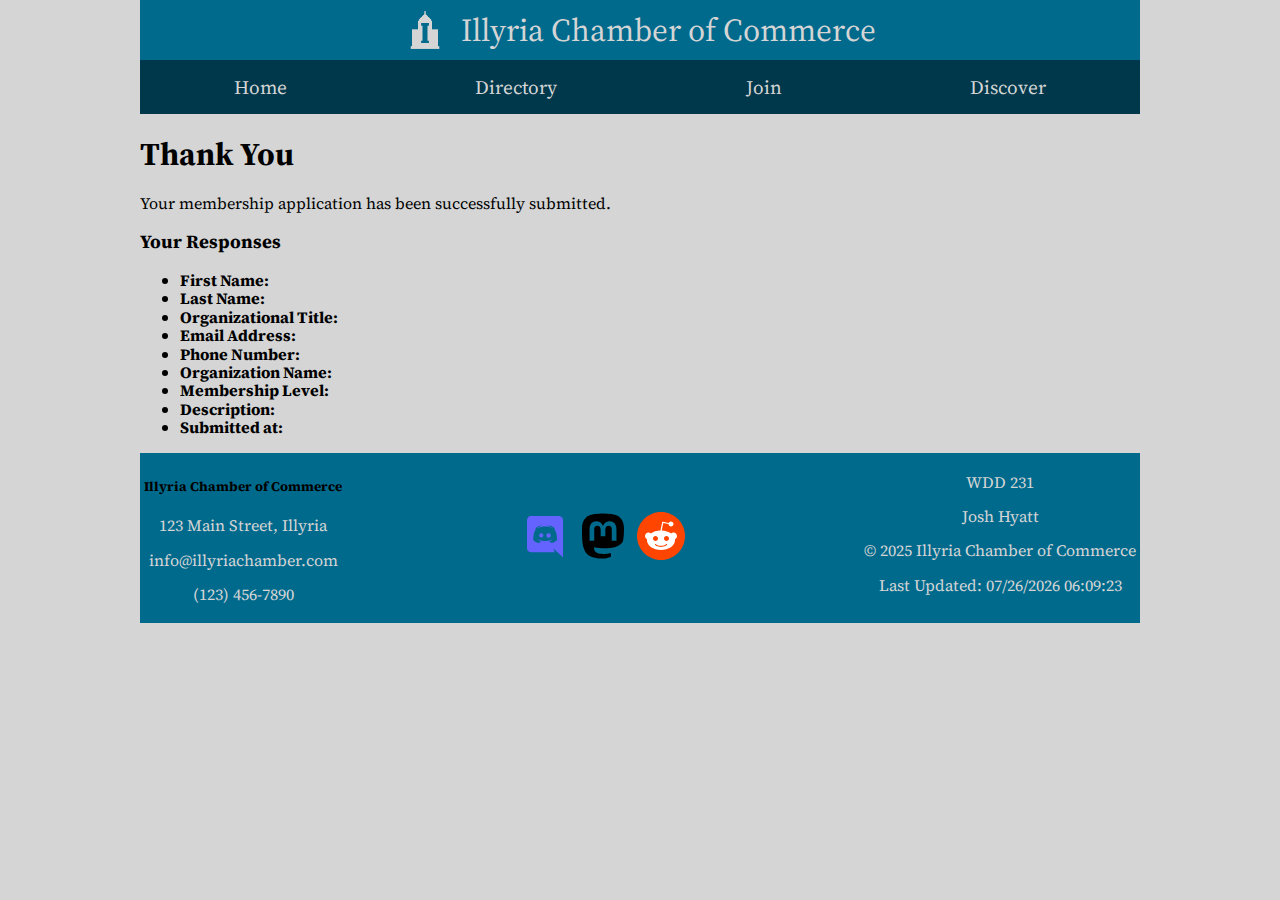
<file: chamber/thankyou.html>
<!DOCTYPE html>
<html lang="en-US">

<head>
    <link rel="preconnect" href="https://fonts.googleapis.com">
    <link rel="preconnect" href="https://fonts.gstatic.com" crossorigin>
    <link rel="stylesheet" href="styles/normalize.css">
    <link rel="stylesheet"
        href="https://fonts.googleapis.com/css2?family=Playfair+Display:ital,wght@0,400..900;1,400..900&family=Source+Serif+4:ital,opsz,wght@0,8..60,200..900;1,8..60,200..900&display=swap">
    <link rel="stylesheet" href="styles/styles.css">
    <link rel="stylesheet" href="styles/larger.css">
    <link rel="stylesheet" href="styles/join-form.css">
    <link rel="icon" href="favicon.ico?cache=false">
    <meta charset="UTF-8">
    <meta name="author" content="Josh Hyatt">
    <meta name="description" content="Application submitted page for the Illyria Chamber of Commerce">
    <meta name="viewport" content="width=device-width, initial-scale=1.0">
    <meta property="og:title" content="Application Submitted | Illyria Chamber of Commerce">
    <meta property="og:description" content="Application submitted page for the Illyria Chamber of Commerce">
    <meta property="og:image" content="images/logo.webp">
    <meta property="og:url" content="https://jnhyatt.github.io/wdd231/chamber.html">
    <title>Thank You | Illyria Chamber of Commerce</title>
    <script src="scripts/date.js" defer></script>
    <script src="scripts/nav.js" defer></script>
    <script src="scripts/thankyou.js" defer></script>
</head>

<body>
    <header>
        <img src="images/logo.webp" alt="Illyria Chamber of Commerce" width="40" height="40">
        <span>Illyria Chamber of Commerce</span>
        <button id="open-menu" class="menu-button"></button>
    </header>

    <nav class="page-nav">
        <ul>
            <li><a href="index.html">Home</a></li>
            <li><a href="directory.html">Directory</a></li>
            <li><a href="join.html">Join</a></li>
            <li><a href="#">Discover</a></li>
        </ul>
    </nav>

    <main>
        <h1>Thank You</h1>
        <p>Your membership application has been successfully submitted.</p>
        <h3>Your Responses</h3>
        <ul class="responses">
            <li><strong>First Name:</strong> <span class="first-name"></span></li>
            <li><strong>Last Name:</strong> <span class="last-name"></span></li>
            <li><strong>Organizational Title:</strong> <span class="title"></span></li>
            <li><strong>Email Address:</strong> <span class="email"></span></li>
            <li><strong>Phone Number:</strong> <span class="phone"></span></li>
            <li><strong>Organization Name:</strong> <span class="organization"></span></li>
            <li><strong>Membership Level:</strong> <span class="membership-level"></span></li>
            <li><strong>Description:</strong> <span class="description"></span></li>
            <li><strong>Submitted at:</strong> <span class="timestamp"></span></li>
        </ul>
    </main>

    <footer>
        <div>
            <h5>Illyria Chamber of Commerce</h5>
            <p>123 Main Street, Illyria</p>
            <p>info@illyriachamber.com</p>
            <p>(123) 456-7890</p>
        </div>
        <nav class="social-links">
            <a href="https://discord.com"><img src="images/discord.svg" alt="Our Discord server"></a>
            <a href="https://mastodon.social"><img src="images/mastodon.svg" alt="Our Mastodon feed"></a>
            <a href="https://www.reddit.com"><img src="images/reddit.svg" alt="Our Subreddit"></a>
        </nav>
        <div>
            <p>WDD 231</p>
            <p>Josh Hyatt</p>
            <p>© 2025 Illyria Chamber of Commerce</p>
            <p>Last Updated: <span id="last-modified"></span></p>
        </div>
    </footer>

</body>

</html>
</file>
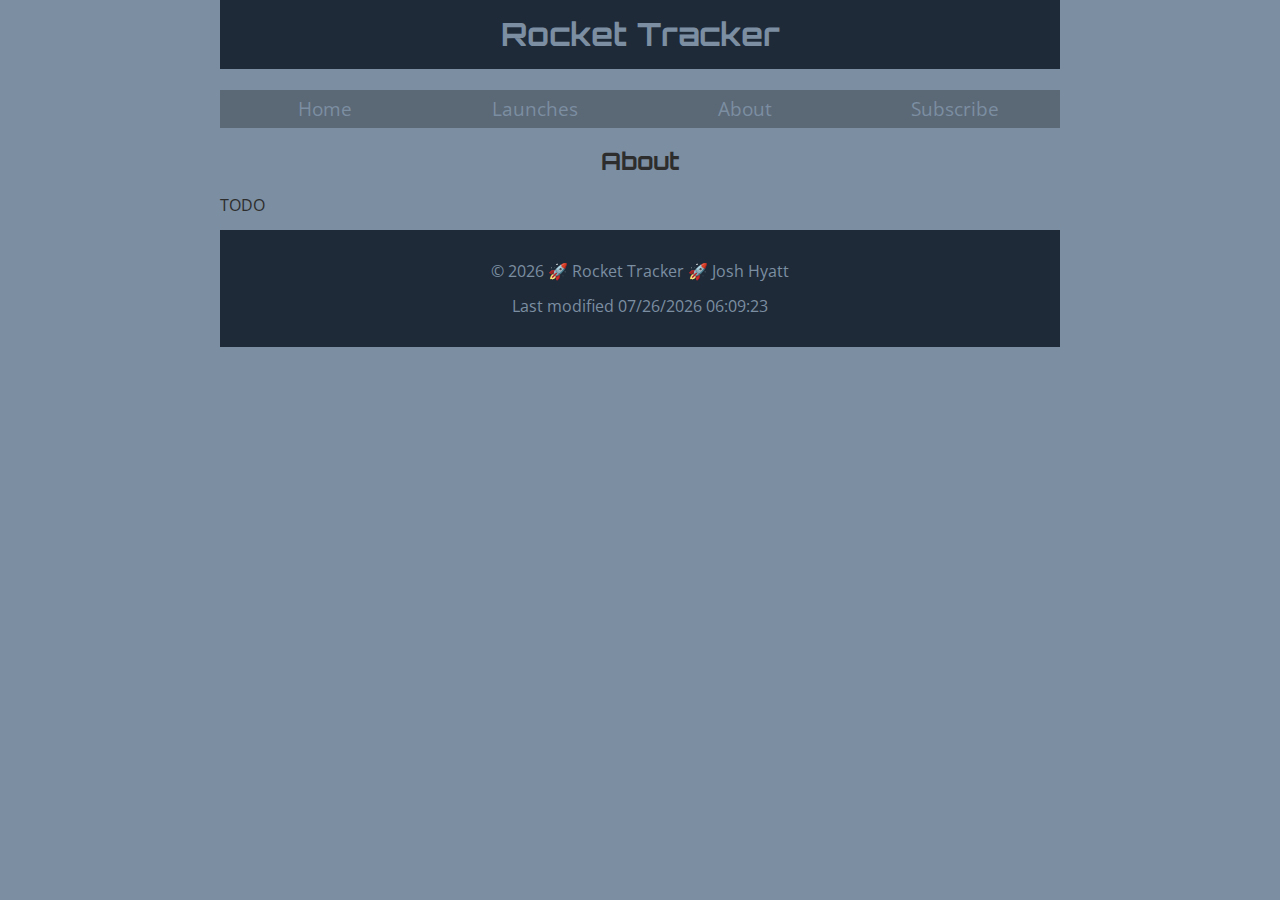
<file: final/about.html>
<!DOCTYPE html>
<html lang="en-US">

<head>
    <link rel="preconnect" href="https://fonts.googleapis.com">
    <link rel="preconnect" href="https://fonts.gstatic.com" crossorigin>
    <link
        href="https://fonts.googleapis.com/css2?family=Open+Sans:ital,wght@0,300..800;1,300..800&family=Orbitron:wght@400..900&display=swap"
        rel="stylesheet">
    <link rel="stylesheet" href="styles/normalize.css">
    <link rel="stylesheet" href="styles/styles.css">
    <link rel="stylesheet" href="styles/larger.css">
    <link rel="icon" href="favicon.ico">

    <meta charset="UTF-8">
    <meta name="author" content="Josh Hyatt">
    <meta name="description" content="About page for Rocket Tracker">
    <meta name="viewport" content="width=device-width, initial-scale=1.0">
    <meta property="og:title" content="About | Rocket Tracker">
    <meta property="og:description" content="About page for Rocket Tracker">
    <meta property="og:image" content="images/profile.webp">
    <meta property="og:url" content="https://jnhyatt.github.io/wdd231/final">
    <title>About | Rocket Tracker</title>
    <script type="module" src="scripts/copyright.js"></script>
    <script type="module" src="scripts/date.js"></script>
    <script type="module" src="scripts/navigation.js"></script>
    <script type="module" src="scripts/about.js"></script>
</head>

<body>
    <header>
        <button class="menu-button"></button>
        <h1>Rocket Tracker</h1>
    </header>

    <nav>
        <ul>
            <li><a href="index.html">Home</a></li>
            <li><a href="launches.html">Launches</a></li>
            <li><a href="#" class="active">About</a></li>
            <li><a href="subscribe.html">Subscribe</a></li>
        </ul>
    </nav>

    <main>
        <h2>About</h2>
        <p>TODO</p>
    </main>

    <dialog class="info-text">
        <button class="close">✖</button>
        <h2 class="topic"></h2>
        <p class="body"></p>
    </dialog>

    <footer>
        <p>© <span id="current-year"></span> 🚀 Rocket Tracker 🚀 Josh Hyatt</p>
        <p>Last modified <span id="last-modified"></span></p>
    </footer>
</body>

</html>
</file>
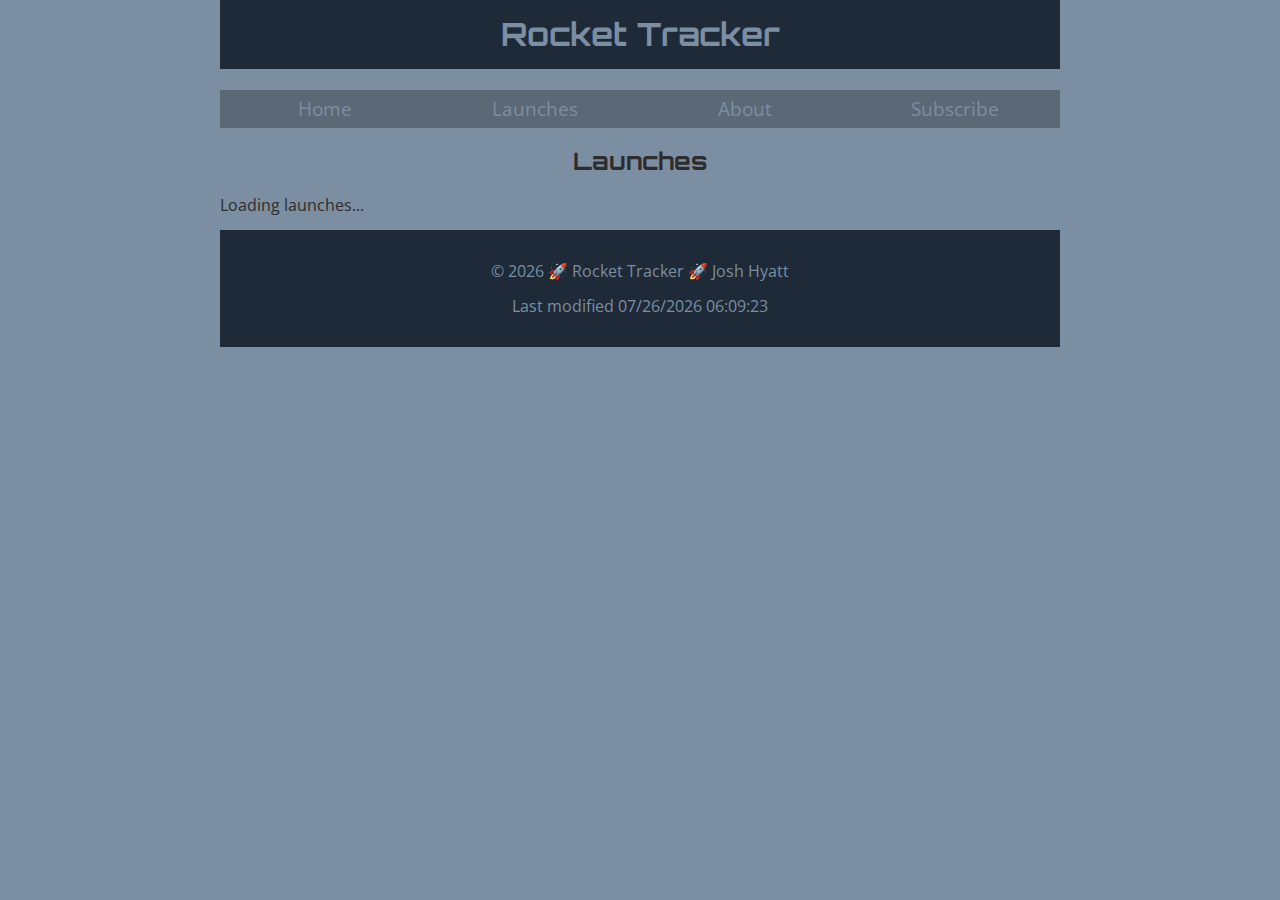
<file: final/launches.html>
<!DOCTYPE html>
<html lang="en-US">

<head>
    <link rel="preconnect" href="https://fonts.googleapis.com">
    <link rel="preconnect" href="https://fonts.gstatic.com" crossorigin>
    <link
        href="https://fonts.googleapis.com/css2?family=Open+Sans:ital,wght@0,300..800;1,300..800&family=Orbitron:wght@400..900&display=swap"
        rel="stylesheet">
    <link rel="stylesheet" href="styles/normalize.css">
    <link rel="stylesheet" href="styles/styles.css">
    <link rel="stylesheet" href="styles/larger.css">
    <link rel="icon" href="favicon.ico">

    <meta charset="UTF-8">
    <meta name="author" content="Josh Hyatt">
    <meta name="description" content="Launch tracker page for Rocket Tracker">
    <meta name="viewport" content="width=device-width, initial-scale=1.0">
    <meta property="og:title" content="Launches | Rocket Tracker">
    <meta property="og:description" content="Launch tracker page for Rocket Tracker">
    <meta property="og:image" content="images/fh-launch.webp">
    <meta property="og:url" content="https://jnhyatt.github.io/wdd231/final">
    <title>Launches | Rocket Tracker</title>
    <script type="module" src="scripts/launches.js"></script>
    <script type="module" src="scripts/copyright.js"></script>
    <script type="module" src="scripts/date.js"></script>
    <script type="module" src="scripts/navigation.js"></script>
</head>

<body>
    <header>
        <button class="menu-button"></button>
        <h1>Rocket Tracker</h1>
    </header>

    <nav>
        <ul>
            <li><a href="index.html">Home</a></li>
            <li><a href="#" class="active">Launches</a></li>
            <li><a href="about.html">About</a></li>
            <li><a href="subscribe.html">Subscribe</a></li>
        </ul>
    </nav>

    <main>
        <h2>Launches</h2>
        <div class="loading">
            <div class="loader"></div>
            <p>Loading launches...</p>
        </div>
        <ul id="launch-list"></ul>
    </main>

    <footer>
        <p>© <span id="current-year"></span> 🚀 Rocket Tracker 🚀 Josh Hyatt</p>
        <p>Last modified <span id="last-modified"></span></p>
    </footer>

    <template id="launch-card">
        <li>
            <article>
                <h3></h3>
                <h4></h4>
                <div class="card-odd">
                    <img loading="lazy">
                    <div>
                        <p class="provider"></p>
                        <p class="countdown"></p>
                        <p class="location"></p>
                    </div>
                </div>
            </article>
        </li>
    </template>
</body>

</html>
</file>
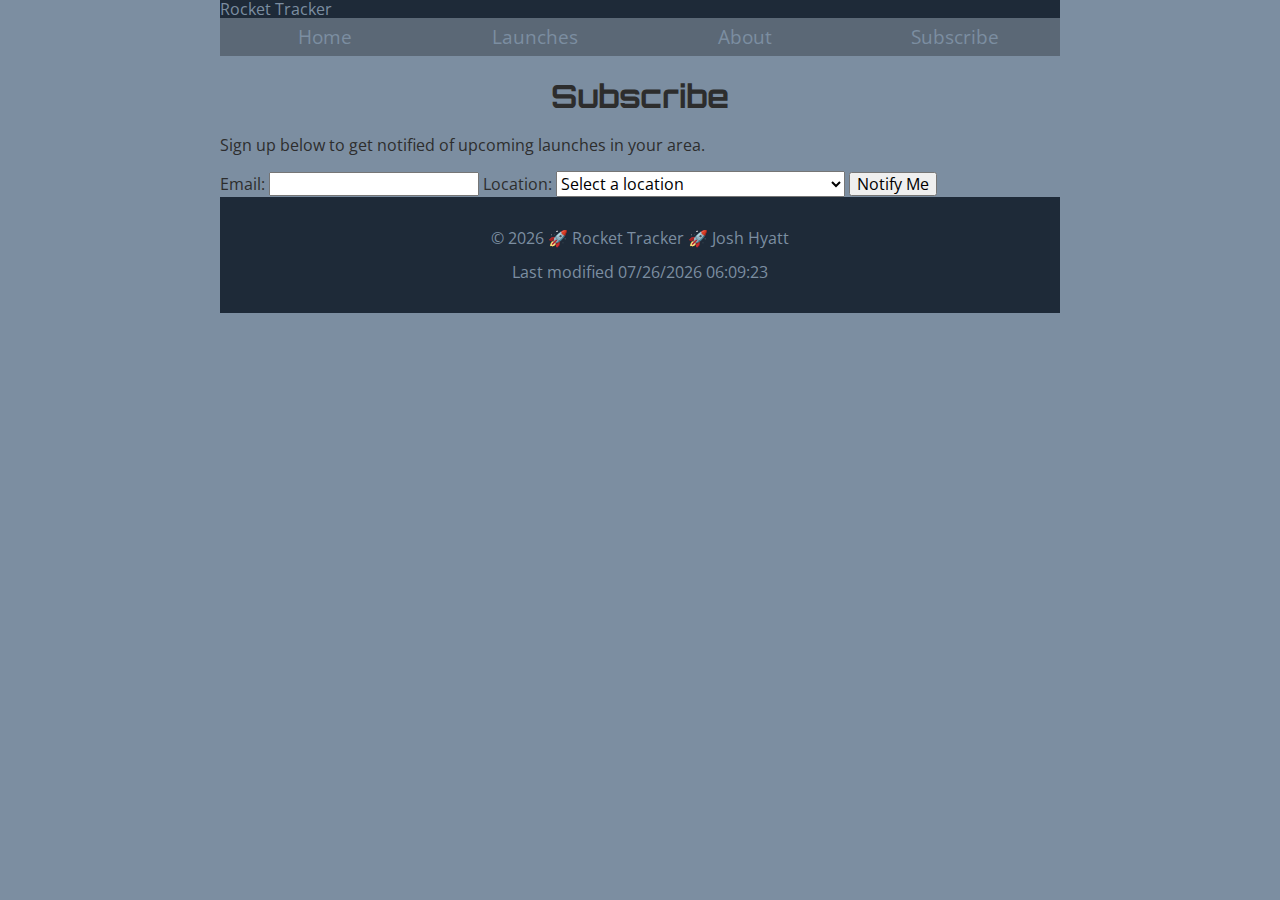
<file: final/subscribe.html>
<!DOCTYPE html>
<html lang="en-US">

<head>
    <link rel="preconnect" href="https://fonts.googleapis.com">
    <link rel="preconnect" href="https://fonts.gstatic.com" crossorigin>
    <link
        href="https://fonts.googleapis.com/css2?family=Open+Sans:ital,wght@0,300..800;1,300..800&family=Orbitron:wght@400..900&display=swap"
        rel="stylesheet">
    <link rel="stylesheet" href="styles/normalize.css">
    <link rel="stylesheet" href="styles/styles.css">
    <link rel="stylesheet" href="styles/larger.css">
    <link rel="icon" href="favicon.ico">

    <meta charset="UTF-8">
    <meta name="author" content="Josh Hyatt">
    <meta name="description" content="Subscribe page for Rocket Tracker">
    <meta name="viewport" content="width=device-width, initial-scale=1.0">
    <meta property="og:title" content="Subscribe | Rocket Tracker">
    <meta property="og:description" content="Subscribe page for Rocket Tracker">
    <meta property="og:image" content="images/fh-launch.webp">
    <meta property="og:url" content="https://jnhyatt.github.io/wdd231/final">
    <title>Subscribe | Rocket Tracker</title>
    <script type="module" src="scripts/copyright.js"></script>
    <script type="module" src="scripts/date.js"></script>
</head>

<body>
    <header>
        <button class="menu-button"></button>
        <span>Rocket Tracker</span>
    </header>

    <nav>
        <ul>
            <li><a href="index.html">Home</a></li>
            <li><a href="launches.html">Launches</a></li>
            <li><a href="about.html">About</a></li>
            <li><a href="#" class="active">Subscribe</a></li>
        </ul>
    </nav>

    <main>
        <h1>Subscribe</h1>
        <p>Sign up below to get notified of upcoming launches in your area.</p>
        <form id="subscribe-form" action="thank-you.html" method="get">
            <label for="email">Email:</label>
            <input type="email" id="email" name="email" required>

            <label for="location">Location:</label>
            <select id="location" name="location" required>
                <option value="">Select a location</option>
                <option value="11">Vandenberg SFB, CA, USA</option>
                <option value="12">Cape Canaveral SFS, FL, USA</option>
                <option value="21">Wallops Flight Facility, VA, USA</option>
                <option value="25">Pacific Spaceport Complex, AK, USA</option>
                <option value="27">Kennedy Space Center, FL, USA</option>
            </select>

            <button type="submit">Notify Me</button>
        </form>
    </main>

    <footer>
        <p>© <span id="current-year"></span> 🚀 Rocket Tracker 🚀 Josh Hyatt</p>
        <p>Last modified <span id="last-modified"></span></p>
    </footer>
</body>

</html>
</file>
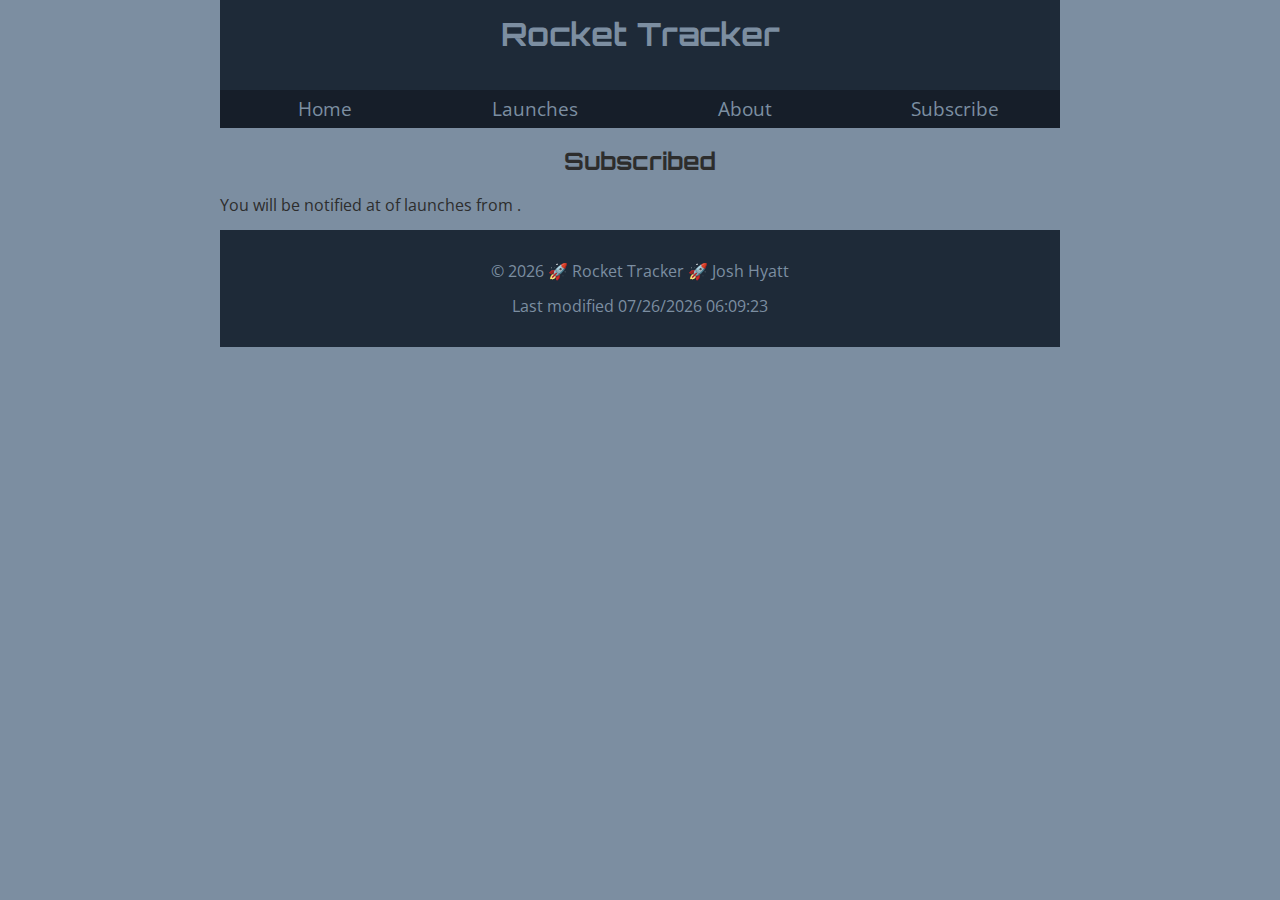
<file: final/thank-you.html>
<!DOCTYPE html>
<html lang="en-US">

<head>
    <link rel="preconnect" href="https://fonts.googleapis.com">
    <link rel="preconnect" href="https://fonts.gstatic.com" crossorigin>
    <link
        href="https://fonts.googleapis.com/css2?family=Open+Sans:ital,wght@0,300..800;1,300..800&family=Orbitron:wght@400..900&display=swap"
        rel="stylesheet">
    <link rel="stylesheet" href="styles/normalize.css">
    <link rel="stylesheet" href="styles/styles.css">
    <link rel="icon" href="favicon.ico">

    <meta charset="UTF-8">
    <meta name="author" content="Josh Hyatt">
    <meta name="description" content="Subscription confirmed page for Rocket Tracker">
    <meta name="viewport" content="width=device-width, initial-scale=1.0">
    <meta property="og:title" content="Subscribed | Rocket Tracker">
    <meta property="og:description" content="Subscription confirmed page for Rocket Tracker">
    <meta property="og:image" content="images/profile.webp">
    <meta property="og:url" content="https://jnhyatt.github.io/wdd231/final">
    <title>Subscribed | Rocket Tracker</title>
    <script type="module" src="scripts/thank-you.js"></script>
    <script type="module" src="scripts/copyright.js"></script>
    <script type="module" src="scripts/date.js"></script>
</head>

<body>
    <header>
        <h1>Rocket Tracker</h1>
        <nav>
            <ul>
                <li><a href="index.html">Home</a></li>
                <li><a href="launches.html">Launches</a></li>
                <li><a href="about.html">About</a></li>
                <li><a href="subscribe.html">Subscribe</a></li>
            </ul>
        </nav>
    </header>

    <main>
        <h2>Subscribed</h2>
        <p>You will be notified at <span class="email"></span> of launches from <span class="location"></span>.</p>
    </main>

    <footer>
        <p>© <span id="current-year"></span> 🚀 Rocket Tracker 🚀 Josh Hyatt</p>
        <p>Last modified <span id="last-modified"></span></p>
    </footer>
</body>

</html>
</file>
<file: chamber/styles/styles.css>
:root {
    --primary-color: #006a8d;
    --secondary-color: #00384b;
    --accent1-color: #d5d5d5;
    --accent2-color: #88374b;
}

body {
    max-width: 1000px;
    margin: 0 auto;
    font-family: "Source Serif 4", serif;
    background-color: var(--accent1-color);
}

h1 h2 h3 h4 h5 h6 {
    font-family: "Playfair Display", serif;
}

.hero-container {
    position: relative;
}

.hero {
    width: 100%;
    height: auto;
}

.fab {
    position: absolute;
    text-decoration: none;
    bottom: 20px;
    right: 20px;
    background-color: var(--secondary-color);
    color: var(--accent1-color);
    border: none;
    border-radius: 0.5rem;
    font-size: 2em;
    padding: 1rem;
}

header {
    display: flex;
    align-items: center;
    background-color: var(--primary-color);
    gap: 1rem;
    padding: 10px;
}

header span {
    color: var(--accent1-color);
    font-size: 2em;
    margin: 0px;
}

.page-nav {
    display: grid;
    grid-template-rows: 0fr;
    background-color: var(--secondary-color);
    transition: grid-template-rows 0.3s ease-in-out;
}

.page-nav.open {
    grid-template-rows: 1fr;
}

.menu-button {
    background: none;
    border: none;
    color: var(--accent1-color);
    font-size: 2em;
}

.menu-button::before {
    content: "☰";
}

.menu-button.open::before {
    content: "✖";
}

.menu-button:hover {
    background-color: #fff2;
}

.menu-button:active {
    background-color: #fff7;
}

.poi-list {
    display: grid;
    grid-template-columns: repeat(auto-fill, minmax(200px, 1fr));
    gap: 16px;
}

nav ul {
    list-style-type: none;
    padding: 0;
    margin: 0;
    overflow: hidden;
}

nav ul li a {
    display: block;
    text-decoration: none;
    font-size: 1.2em;
    color: var(--accent1-color);
    padding: 1rem;
}

nav ul li a.active {
    background-color: #0003;
}

nav ul li a:hover {
    background-color: #fff2;
}

nav ul li a:active {
    background-color: #fff7;
}

.fat-grid {
    display: grid;
    gap: 1rem;
    grid-template-columns: repeat(auto-fill, minmax(300px, 1fr));
}

article {
    border-radius: 10px;
    margin: 16px 0;
    overflow: hidden;
    box-shadow: 0 0 16px rgba(0, 0, 0, 0.5);
    background-color: white;
}

article h2 {
    background-color: var(--secondary-color);
    color: var(--accent1-color);
    padding: 10px;
    margin: 0;
    text-align: center;
}

.poi-list article {
    display: flex;
    flex-direction: column;
    align-items: stretch;
}

.poi-list article figure {
    width: 100%;
    height: auto;
    margin: 0;
}

.poi-list article address {
    padding: 10px;
    background-color: var(--accent2-color);
    color: var(--accent1-color);
}

.poi-list article p {
    padding: 10px;
}

.poi-list article button {
    background-color: var(--secondary-color);
    color: var(--accent1-color);
    border: none;
    border-radius: 5px;
    padding: 10px;
    cursor: pointer;
    margin: 10px;
}

.member-card {
    display: flex;
    flex-direction: column;
    align-items: center;
    border-radius: 10px;
    margin: 16px 0px;
    padding: 0 0 16px 0;
    overflow: hidden;
    box-shadow: 0 0 16px rgba(0, 0, 0, 0.5);
    background-color: white;
}

.member-card h2 {
    background-color: var(--secondary-color);
    color: var(--accent1-color);
    padding: 10px;
    margin: 0px;
    text-align: center;
    width: 100%;
}

#member-grid {
    display: grid;
    padding: 0;
    grid-template-columns: repeat(auto-fill, minmax(240px, 1fr));
    gap: 16px;
}

#member-list {
    padding: 0;
}

.member-list-item {
    display: flex;
    flex-direction: row;
    gap: 16px;
    align-items: center;
    justify-content: stretch;
    background-color: white;
    box-shadow: 0 0 16px rgba(0, 0, 0, 0.1);
    border-radius: 10px;
    margin: 8px;
    padding: 0 16px;
}

.member-list-item img {
    flex: 0 0 80px;
}

.member-list-item h2 {
    flex: 1;
}

.member-list-item div {
    flex: 1;
}

figure img {
    width: 100%;
    height: auto;
}

figcaption {
    text-align: center;
    font-size: 0.9em;
}

#filter-buttons {
    display: grid;
    grid-template-columns: repeat(3, minmax(0px, 200px));
    justify-content: center;
    gap: 10px;
    margin: 16px 0px;
}

#filter-buttons button {
    background-color: black;
    color: white;
    border: none;
    border-radius: 5px;
    padding: 10px;
    cursor: pointer;
}

#filter-buttons button:hover {
    background-color: gray;
}

#filter-buttons button:active {
    background-color: lightgray;
}

#total-credits {
    text-align: center;
    font-size: 1.2em;
}

#certificates-grid {
    display: grid;
    grid-template-columns: repeat(auto-fill, minmax(240px, 1fr));
}

.certificate.completed {
    background-color: var(--accent2-color);
}

.certificate {
    background-color: var(--accent1-color);
    padding: 10px;
    border-radius: 5px;
    margin: 10px;
    text-align: center;
}

footer {
    display: flex;
    flex-direction: row;
    justify-content: space-between;
    background-color: var(--primary-color);
    padding: 4px;
    text-align: center;
}

footer p {
    color: var(--accent1-color);
}

.social-links {
    display: flex;
    gap: 10px;
    justify-content: center;
    align-items: center;
}

.social-links a img {
    width: 3rem;
    height: auto;
}
</file>
<file: chamber/styles/larger.css>
@media only screen and (min-width: 38rem) {
    .menu-button {
        display: none;
    }

    header {
        justify-content: center;
    }

    .page-nav {
        grid-template-rows: 1fr;
    }

    nav ul,
    nav ul.open {
        display: flex;
        flex-direction: row;
        justify-content: space-around;
    }

    nav ul li {
        flex-grow: 1;
    }

    nav ul li a {
        text-align: center;
    }
}
</file>
<file: final/styles/styles.css>
:root {
    --primary-color: #1E2A38;
    --secondary-color: #7C8EA1;
    --accent1-color: #C46009;
    --accent2-color: #FACE3C;
    --text-color: #2D2D2D;
}

body {
    max-width: 840px;
    margin: 0 auto;
    background-color: var(--secondary-color);
    font-family: 'Open Sans', sans-serif;
    color: var(--text-color);
}

h1,
h2,
h3,
h4,
h5,
h6 {
    font-family: 'Orbitron', sans-serif;
    text-align: center;
}

header {
    color: var(--secondary-color);
    background-color: var(--primary-color);
    padding: 0;
}

header h1 {
    margin-top: 0;
    padding: 1rem 0;
}

nav ul {
    list-style: none;
    padding: 0;
    margin: 0;
    display: flex;
    justify-content: space-evenly;
}

nav ul li {
    flex: 1;
    text-align: center;
}

nav ul li a {
    display: block;
    text-decoration: none;
    width: 100%;
    padding: 0.5rem 0;
    font-size: 1.2rem;
    color: var(--secondary-color);
    background-color: #0004;
}

nav ul li a:hover {
    background-color: #fff4;
}

.hero {
    width: 100%;
    padding: 0;
}

footer {
    background-color: var(--primary-color);
    color: var(--secondary-color);
    padding: 1rem;
}

footer p {
    text-align: center;
}

article {
    background-color: var(--primary-color);
    color: var(--secondary-color);
    border: 1px solid var(--secondary-color);
    border-radius: 0.5rem;
    padding: 1rem;
    margin: 1rem;
}

.card-even {
    display: grid;
    grid-template-columns: repeat(auto-fit, minmax(300px, 1fr));
    gap: 1rem;
}

.card-odd {
    display: grid;
    grid-template-columns: repeat(auto-fit, minmax(300px, 1fr));
    gap: 1rem;
    direction: rtl;
}

.card-odd * {
    direction: ltr;
}

article img {
    justify-self: center;
}

.button {
    padding: 0.5rem;
    background-color: var(--accent1-color);
    color: var(--text-color);
    text-decoration: none;
    border-radius: 0.25rem;
    transition: background-color 0.2s ease;
}

.button:hover {
    background-color: var(--accent2-color);
}
</file>
<file: final/styles/larger.css>
@media only screen and (min-width: 38rem) {
    .menu-button {
        display: none;
    }

    header {
        justify-content: center;
    }

    nav {
        grid-template-rows: 1fr;
    }

    nav ul,
    nav ul.open {
        display: flex;
        flex-direction: row;
        justify-content: space-around;
    }

    nav ul li {
        flex-grow: 1;
    }

    nav ul li a {
        text-align: center;
    }
}
</file>
<file: styles/styles.css>
:root {
    --primary-color: #006a8d;
    --secondary-color: #00384b;
    --accent1-color: #d5d5d5;
    --accent2-color: #88374b;
}

body {
    max-width: 840px;
    margin: 0 auto;
    font-family: "Poiret One", sans-serif;
    background-color: var(--accent1-color);
}

header {
    display: flex;
    align-items: center;
    gap: 40px;
    background-color: var(--primary-color);
    padding: 40px;
}

header span {
    color: var(--accent1-color);
    font-size: 2.5em;
    margin: 0px;
}

header img {
    height: 100px;
    width: auto;
    border-radius: 50%;
}

nav {
    display: flex;
    flex-direction: row;
    justify-content: space-evenly;
}

nav a {
    text-decoration: none;
    color: white;
    background-color: black;
    flex-grow: 1;
    text-align: center;
    padding: 8px;
    margin: 0px;
    font-size: 1.4em;
}

nav a.active {
    background-color: var(--primary-color);
}

nav a.active:hover {
    background-color: var(--primary-color);
}

nav a:hover {
    background-color: var(--secondary-color);
}

main {
    padding: 16px;
}

.fat-grid {
    display: grid;
    gap: 1rem;
    grid-template-columns: repeat(auto-fill, minmax(300px, 1fr));
}

section {
    border-radius: 10px;
    margin: 16px 0px;
    overflow: hidden;
    box-shadow: 0 0 16px rgba(0, 0, 0, 0.5);
    background-color: white;
}

section h2 {
    background-color: var(--secondary-color);
    color: var(--accent1-color);
    padding: 10px;
    margin: 0px;
    text-align: center;
}

figure img {
    width: 100%;
    height: auto;
}

figcaption {
    text-align: center;
    font-size: 0.9em;
}

#filter-buttons {
    display: grid;
    grid-template-columns: repeat(3, minmax(0px, 200px));
    justify-content: center;
    gap: 10px;
    margin: 16px 0px;
}

#filter-buttons button {
    background-color: black;
    color: white;
    border: none;
    border-radius: 5px;
    padding: 10px;
    cursor: pointer;
}

#filter-buttons button:hover {
    background-color: gray;
}

#filter-buttons button:active {
    background-color: lightgray;
}

#total-credits {
    text-align: center;
    font-size: 1.2em;
}

#certificates-grid {
    display: grid;
    grid-template-columns: repeat(auto-fill, minmax(240px, 1fr));
}

.certificate.completed {
    background-color: var(--accent2-color);
}

.certificate {
    background-color: var(--accent1-color);
    padding: 10px;
    border-radius: 5px;
    margin: 10px;
    text-align: center;
}

footer {
    background-color: var(--primary-color);
    padding: 20px;
    text-align: center;
}

footer p {
    color: var(--accent1-color);
}
</file>
<file: styles/larger.css>
@media only screen and (min-width: 38rem) {
    #menu-button {
        display: none;
    }

    header {
        justify-content: center;
    }

    nav {
        grid-template-rows: 1fr;
    }

    nav ul,
    nav ul.open {
        display: flex;
        flex-direction: row;
        justify-content: space-around;
    }

    nav ul li {
        flex-grow: 1;
    }

    nav ul li a {
        text-align: center;
    }
}
</file>
<file: styles/final.css>
section p,
section ul,
section h3 {
    padding: 0 2rem;
}

section h3 {
    text-align: center;
}

img {
    display: block;
    margin: 0.5rem auto;
}

code {
    display: block;
    padding: 1rem;
    white-space: pre-wrap;
    font-family: monospace;
    overflow-x: auto;
}
</file>
<file: styles/prophets.css>
body {
    max-width: 1280px;
    margin: 0 auto;
    font-family: "Lilita One", sans-serif;
    color: #00384b;
}

h1 {
    text-align: center;
    font-size: 2.5em;
}

#cards {
    display: grid;
    grid-template-columns: repeat(auto-fit, minmax(300px, 1fr));
    gap: 4px;
    /* drop shadow */
    box-shadow: 0 0 16px rgba(0, 0, 0, 0.5);
    padding: 2rem;
}

#cards section {
    display: flex;
    flex-direction: column;
    align-items: center;
    background-color: #ccd;
    border: 1px solid #88b;
    padding: 16px;
}

#cards section h2 {
    margin: 4px;
}

#cards section p {
    margin: 4px;
}

footer {
    background-color: var(--primary-color);
    padding: 20px;
    text-align: center;
}
</file>
<file: chamber/styles/join-form.css>
form {
    max-width: 800px;
    margin: 0 auto;
    padding: 2rem;
    border-radius: 20px;
    display: grid;
}

label {
    text-align: right;
    padding-right: 1rem;
}

.form-grid {
    display: grid;
    grid-template-columns: 1fr 2fr;
    gap: 1rem;
}

section {
    display: flex;
    flex-direction: column;
    gap: 1rem;
    align-items: center;
}

form legend {
    font-size: 1.5rem;
    margin-bottom: 1rem;
    text-align: center;
}

.form-columns {
    display: grid;
    grid-template-columns: repeat(auto-fit, minmax(400px, 1fr));
    gap: 1rem;
}

.membership-levels {
    display: grid;
    grid-template-columns: 50% 50%;
    padding: 0;
}

.membership-levels li {
    display: flex;
    flex-direction: column;
    align-items: center;
}

.membership-levels button {
    padding: 0.4rem;
    border-radius: 10px;
    background-color: var(--primary-color);
    color: white;
    font-size: 1.2rem;
    cursor: pointer;
}

.membership-levels button:hover {
    background-color: var(--secondary-color);
}

.membership-levels img {
    width: 128px;
    height: 128px;
    animation: pulse 2s infinite;
}

dialog {
    max-width: 600px;
    border-color: var(--accent2-color);
    border-radius: 20px;
}

dialog div {
    display: flex;
    width: 100%;
    flex-direction: row;
    align-items: center;
    justify-content: space-between;
    gap: 1rem;
}

.close {
    width: 32px;
    height: 32px;
    margin: 9px;
}

@keyframes pulse {
    0% {
        transform: scale(1);
    }

    50% {
        transform: scale(1.08);
    }

    100% {
        transform: scale(1);
    }
}
</file>
